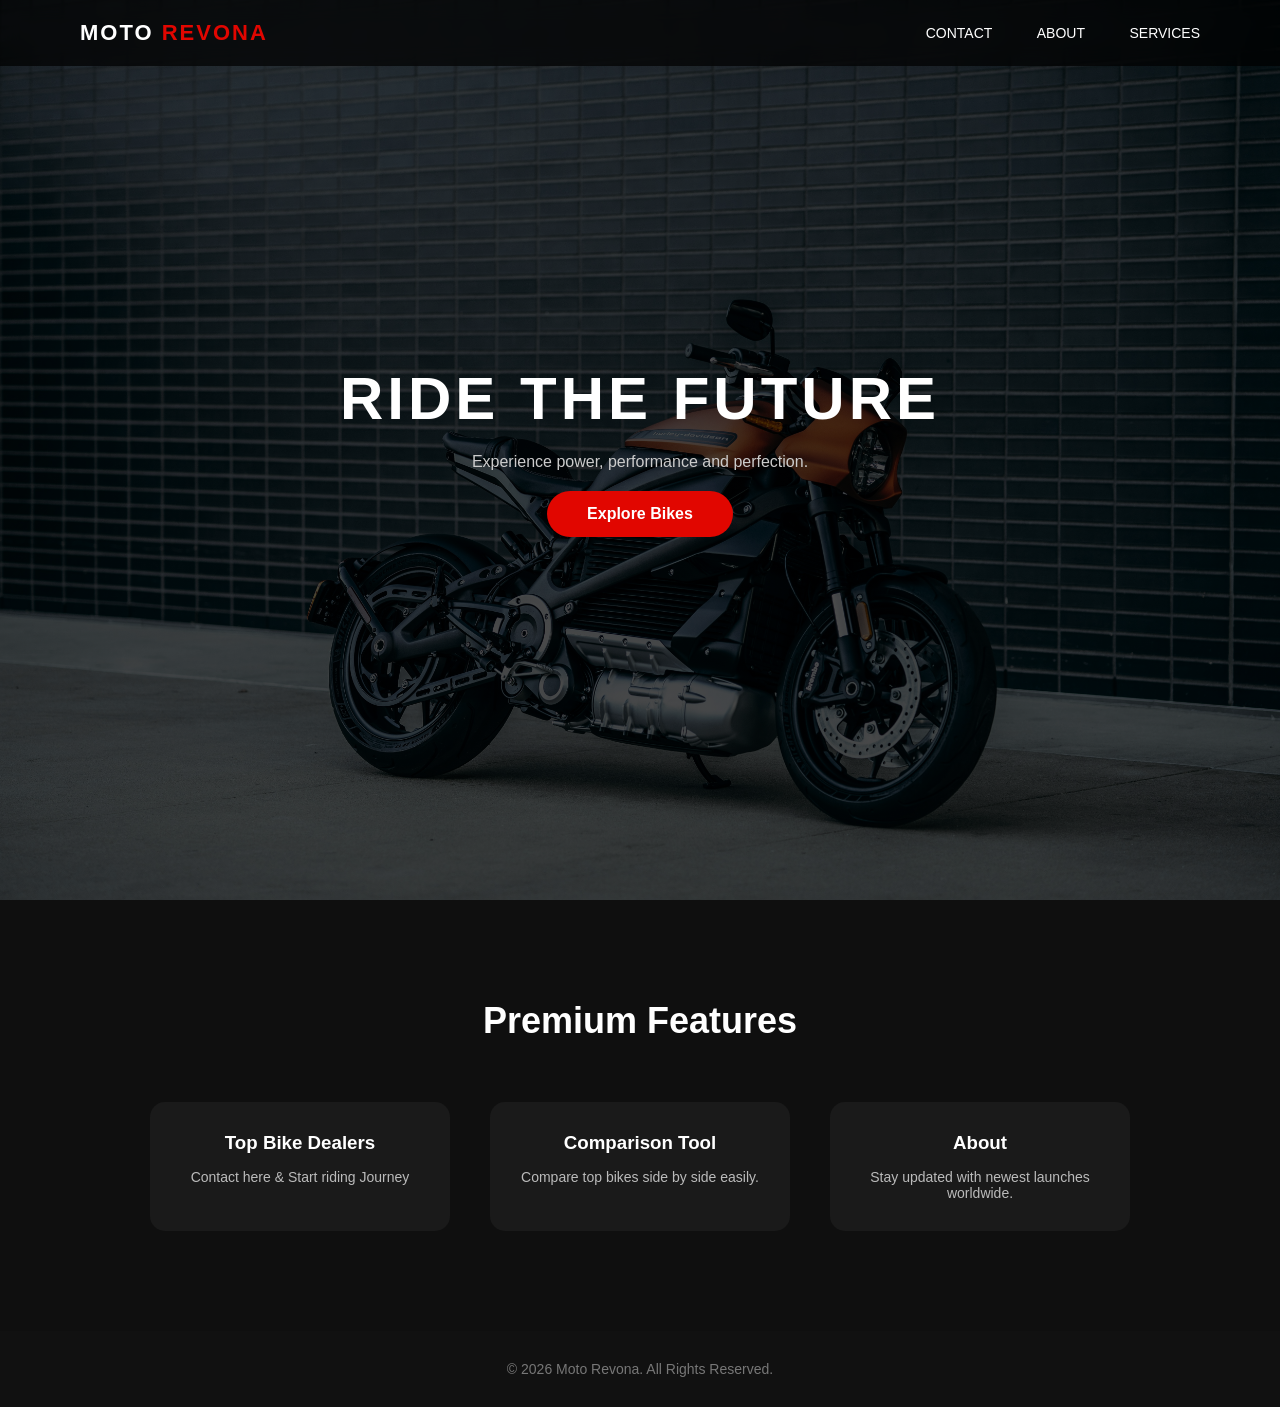
<file: index.html>
<!DOCTYPE html>
<html lang="en">
<head>
    <link rel="stylesheet" href="style1.css">
<meta name="viewport" content="width=device-width, initial-scale=1.0">
<title>Moto Revona</title>
<body>

<header>
    <div class="logo">MOTO <span>REVONA</span></div>
    <nav>
        <a href="CONTACT.HTML">CONTACT</a>
        <a href="about.html">ABOUT</a>
        <a href="services.html">SERVICES</a>
    </nav>
</header>

<section class="hero">
    <div class="hero-content">
        <h1>RIDE THE FUTURE</h1>
        <p>Experience power, performance and perfection.</p>
        <a href="search.html" class="btn">Explore Bikes</a>
    </div>
</section>

<section class="section">
    <h2>Premium Features</h2>
    <div class="cards">
        <div class="card">
            <h3> Top Bike Dealers </h3>
            <p>Contact here & Start riding Journey</p>
        </div>
        <div class="card">
            <h3>Comparison Tool</h3>
            <p>Compare top bikes side by side easily.</p>
        </div>
        <div class="card">
            <h3>About</h3>
            <p>Stay updated with newest launches worldwide.</p>
        </div>
    </div>
</section>

<footer>
    © 2026 Moto Revona. All Rights Reserved.
</footer>

</body>
</html>
</file>
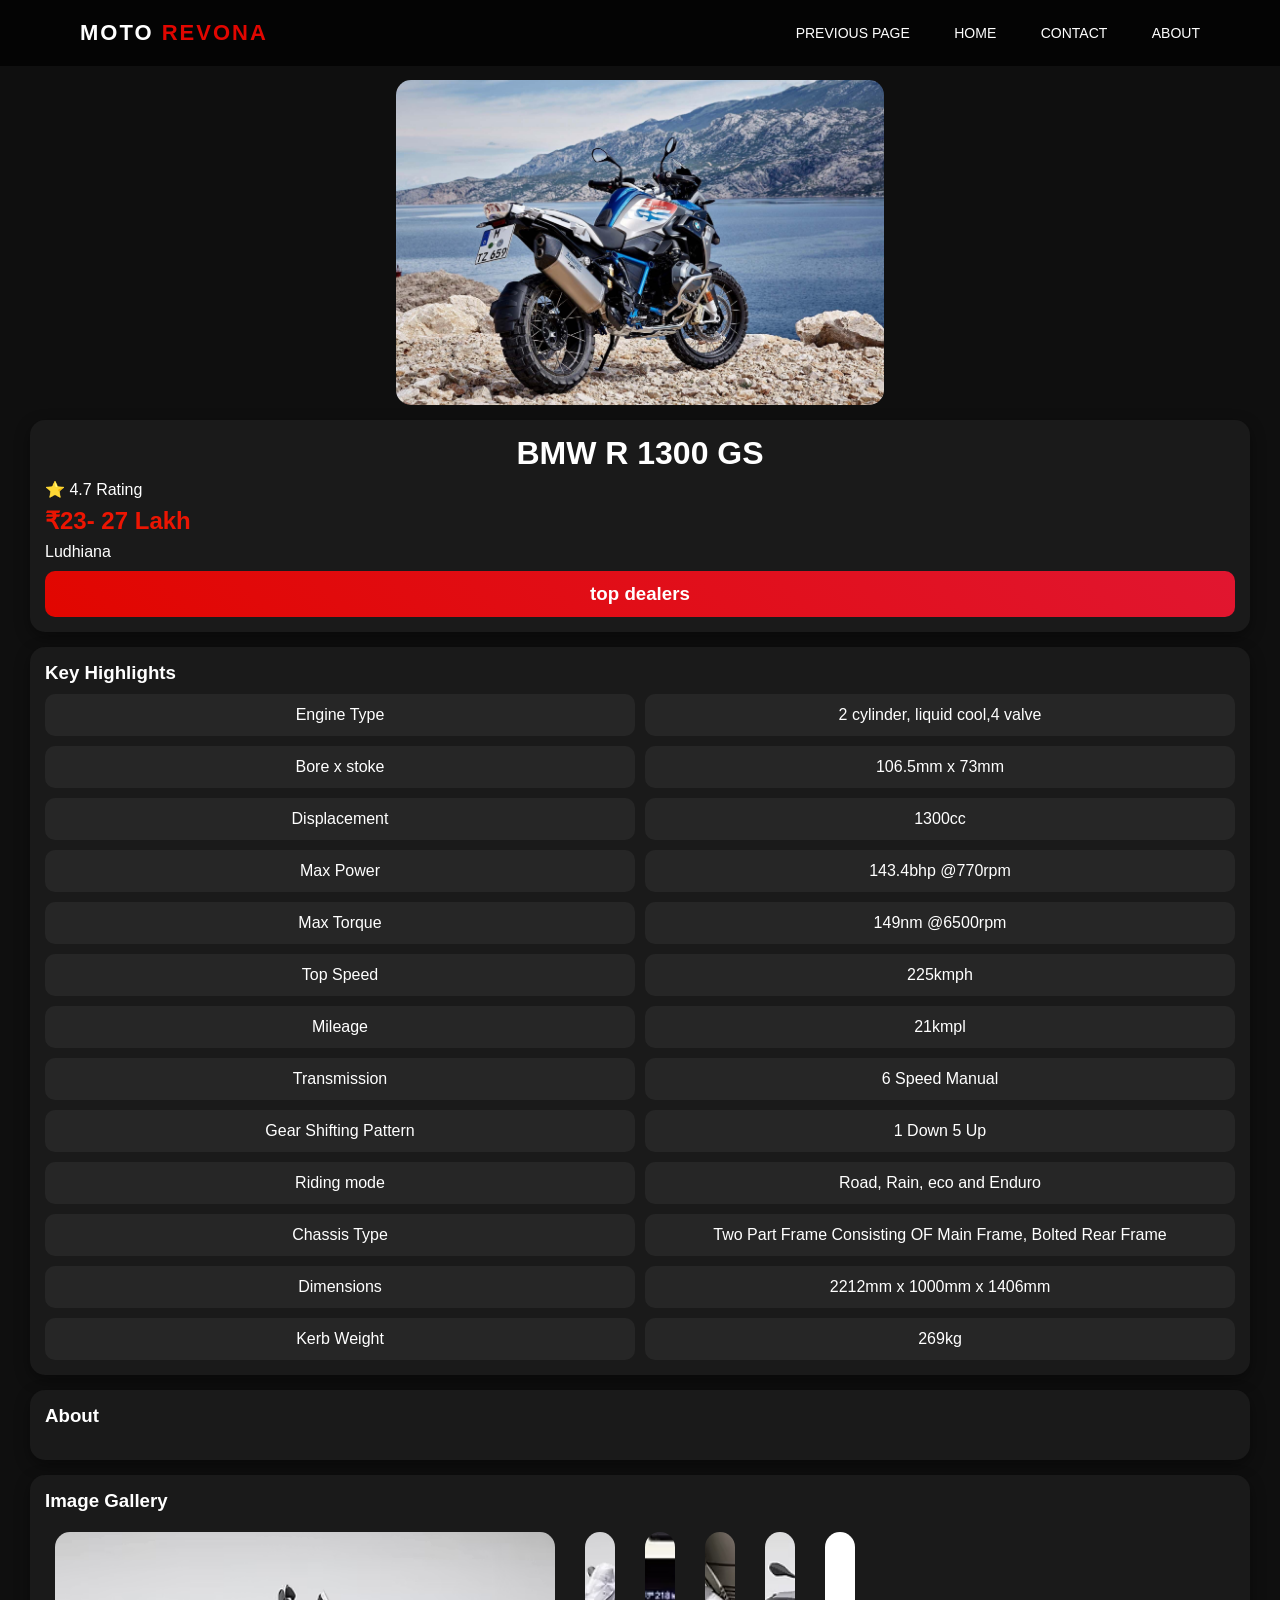
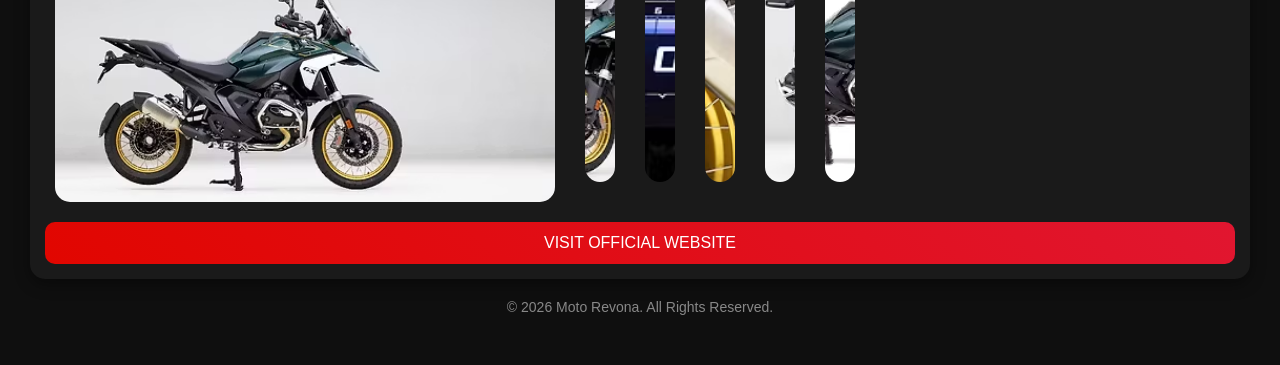
<file: 1300gs.html>
<!DOCTYPE html>
<html lang="en">
<head>
<meta charset="UTF-8">
<meta name="viewport" content="width=device-width, initial-scale=1.0">
<title>BMW R 1300 GS</title>
    <link rel="stylesheet" href="1300gs.css">
</head>
<body>

<header>
 <div class="logo">MOTO <span>REVONA</span></div>
    <nav>
       <a href="search.html">PREVIOUS PAGE</a>
        <a href="index.html">HOME</a>
        <a href="CONTACT.HTML">CONTACT</a>
         <a href="about.html">ABOUT</a>
    </nav>

</header>

<div class="container">

    <div id="phu">
  <img src="1300gs logo.jpg" class="bike-img">
   </div>

  <div class="card">
    <h1 class="name">BMW R 1300 GS</h1>
    <p>⭐ 4.7 Rating</p>
    <p class="price">₹23- 27 Lakh</p>
    <p>Ludhiana</p>
    <button class="button"><a href="https://share.google/77AFYU6FtaGzZWmUB" target="_blank">
  <h3>top dealers</h3></a></button>
  </div>

  <div class="card">
    <h3>Key Highlights</h3>
    <div class="features">
      <div class="feature-box">Engine Type</div>
      <div class="feature-box">2 cylinder, liquid cool,4 valve</div>
      <div class="feature-box">Bore x stoke</div>
      <div class="feature-box">106.5mm x 73mm</div>
      <div class="feature-box">Displacement</div>
      <div class="feature-box">1300cc</div>
      <div class="feature-box">Max Power</div>
      <div class="feature-box">143.4bhp @770rpm</div>
      <div class="feature-box">Max Torque</div>
      <div class="feature-box">149nm @6500rpm</div>
      <div class="feature-box">Top Speed</div>
      <div class="feature-box">225kmph</div>
      <div class="feature-box">Mileage</div>
      <div class="feature-box">21kmpl</div>
      <div class="feature-box">Transmission</div>
      <div class="feature-box">6 Speed Manual</div>
      <div class="feature-box">Gear Shifting Pattern</div>
      <div class="feature-box">1 Down 5 Up</div>
      <div class="feature-box">Riding mode</div>
      <div class="feature-box">Road, Rain, eco and Enduro</div>
      <div class="feature-box">Chassis Type</div>
      <div class="feature-box">Two Part Frame Consisting OF Main Frame, Bolted Rear Frame</div>
      <div class="feature-box">Dimensions</div>
      <div class="feature-box">2212mm x 1000mm x 1406mm</div>
      <div class="feature-box">Kerb Weight</div>
      <div class="feature-box"> 269kg</div>
    </div>
  </div>
  <div class="card">
    <h3>About</h3>
    <pre>

</pre>
  </div>

  <div class="card">
    <h3>Image Gallery</h3>
    <div class="gallery">
      <input type="radio" name="slider" id="radio1" class="hidden" checked>
    <label for="radio1" class="box b1"></label>
     <input type="radio" name="slider" id="radio2" class="hidden" >
    <label for="radio2" class="box b2"></label>
     <input type="radio" name="slider" id="radio3" class="hidden">
    <label for="radio3" class="box b3"></label>
    <input type="radio" name="slider" id="radio4" class="hidden">
    <label for="radio4" class="box b4"></label>
     <input type="radio" name="slider" id="radio5" class="hidden">
    <label for="radio5" class="box b5"></label>
     <input type="radio" name="slider" id="radio6" class="hidden">
    <label for="radio6" class="box b6"></label>
  </div>
  <button class="button"><a href="https://www.bmw-motorrad.in/en/models/adventure/r1300gs.html">VISIT OFFICIAL WEBSITE</a></button>

</div>

<div class="footer">© 2026 Moto Revona. All Rights Reserved.</div>

</body>
</html>
</file>
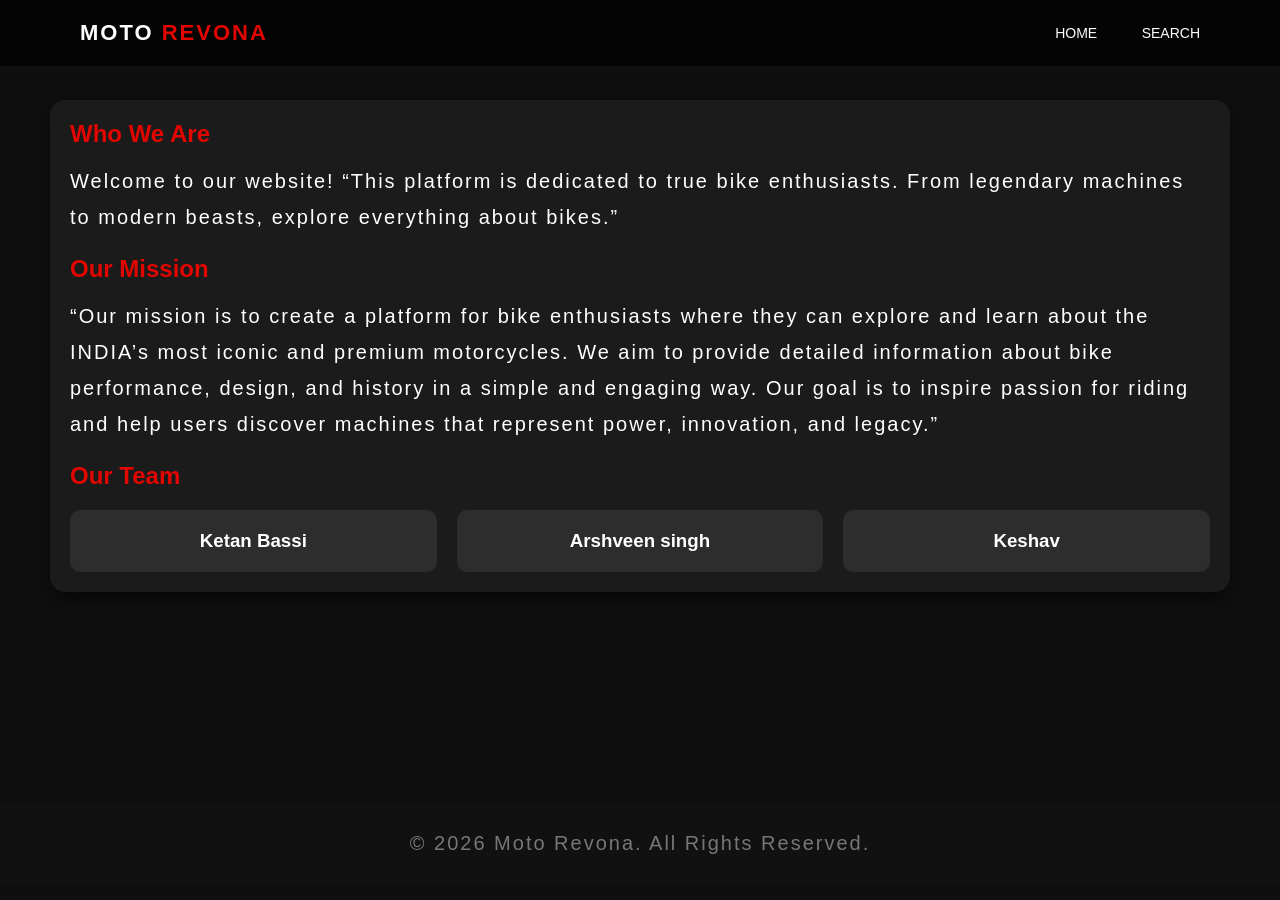
<file: about.html>
<!DOCTYPE html>
<html lang="en">
<head>
  <meta charset="UTF-8">
  <meta name="viewport" content="width=device-width, initial-scale=1.0">
  <title>About Us</title>
  <style>
    *{
      margin:0;
      padding:0;
      box-sizing:border-box;
      font-family: 'Poppins', sans-serif;
    }

   body{
    background:#0f0f0f;
    color:white;
}

 header{
    position:fixed;
    width:100%;
    top:0;
    left:0;
    display:flex;
    justify-content:space-between;
    align-items:center;
    padding:20px 80px;
    background:rgba(0,0,0,0.7);
    backdrop-filter: blur(10px);
    z-index:1000;
}
.logo{
    font-size:22px;
    font-weight:700;
    letter-spacing:2px;
}

.logo span{
    color:#e10600;
}

nav a{
    color:white;
    text-decoration:none;
    margin-left:40px;
    font-size:14px;
    position:relative;
    transition:0.3s;
}

nav a::after{
    content:"";
    position:absolute;
    left:0;
    bottom:-5px;
    width:0%;
    height:2px;
    background:#e10600;
    transition:0.3s;
}

nav a:hover{
    color:#e10600;
}

nav a:hover::after{
    width:100%;
}

    header h1{
      font-size: 40px;
      letter-spacing: 2px;
    }

    .container{
      margin-top: 100px;
      margin-bottom: 210px;
      margin-left: 50px;
      margin-right: 50px;
      padding: 20px;
      background: rgba(255,255,255,0.05);
      border-radius: 15px;
      box-shadow: 0 8px 20px rgba(0,0,0,0.5);
    }

    .container h2{
      margin-bottom: 15px;
      color:#e10600;
    }

    .container p{
      line-height: 1.8;
      margin-bottom: 20px;
    }

    .team{
      display: grid;
      grid-template-columns: repeat(auto-fit, minmax(200px,1fr));
      gap: 20px;
      margin-top: 20px;
    }

    .card{
      background: rgba(255,255,255,0.08);
      padding: 20px;
      border-radius: 10px;
      text-align: center;
      transition: 0.3s;
    }

    .card:hover{
      transform: translateY(-10px);
      background: rgba(255,255,255,0.15);
    }

    .card img{
      width: 80px;
      height: 80px;
      border-radius: 50%;
      margin-bottom: 10px;
    }

    footer{
    background:#111;
    padding:30px;
    text-align:center;
    color:#777;
    font-size:14px;
}

p{
    font-size: 20px;
    letter-spacing: 2px;
}
  </style>
</head>
<body>

<header>
    <div class="logo">MOTO <span>REVONA</span></div>
    <nav>
        <a href="index.html">HOME</a>
         <a href="search.html">SEARCH</a>
    </nav>
</header>

<div class="container">
  <h2>Who We Are</h2>
  <p>
    Welcome to our website! “This platform is dedicated to true bike enthusiasts. From legendary machines to modern beasts, explore everything about bikes.”
  </p>

  <h2>Our Mission</h2>
  <p>
    “Our mission is to create a platform for bike enthusiasts where they can explore and learn about the INDIA’s most iconic and premium motorcycles. We aim to provide detailed information about bike performance, design, and history in a simple and engaging way. Our goal is to inspire passion for riding and help users discover machines that represent power, innovation, and legacy.”
  </p>

  <h2>Our Team</h2>
  <div class="team">
    <div class="card">
      <h3>Ketan Bassi</h3>
    </div>

    <div class="card">
      <h3>Arshveen singh</h3>
    </div>

    <div class="card">
      <h3>Keshav</h3>
    </div>
  </div>
</div>

<footer>
  <p>© 2026 Moto Revona. All Rights Reserved.</p>
</footer>

</body>
</html>
</file>
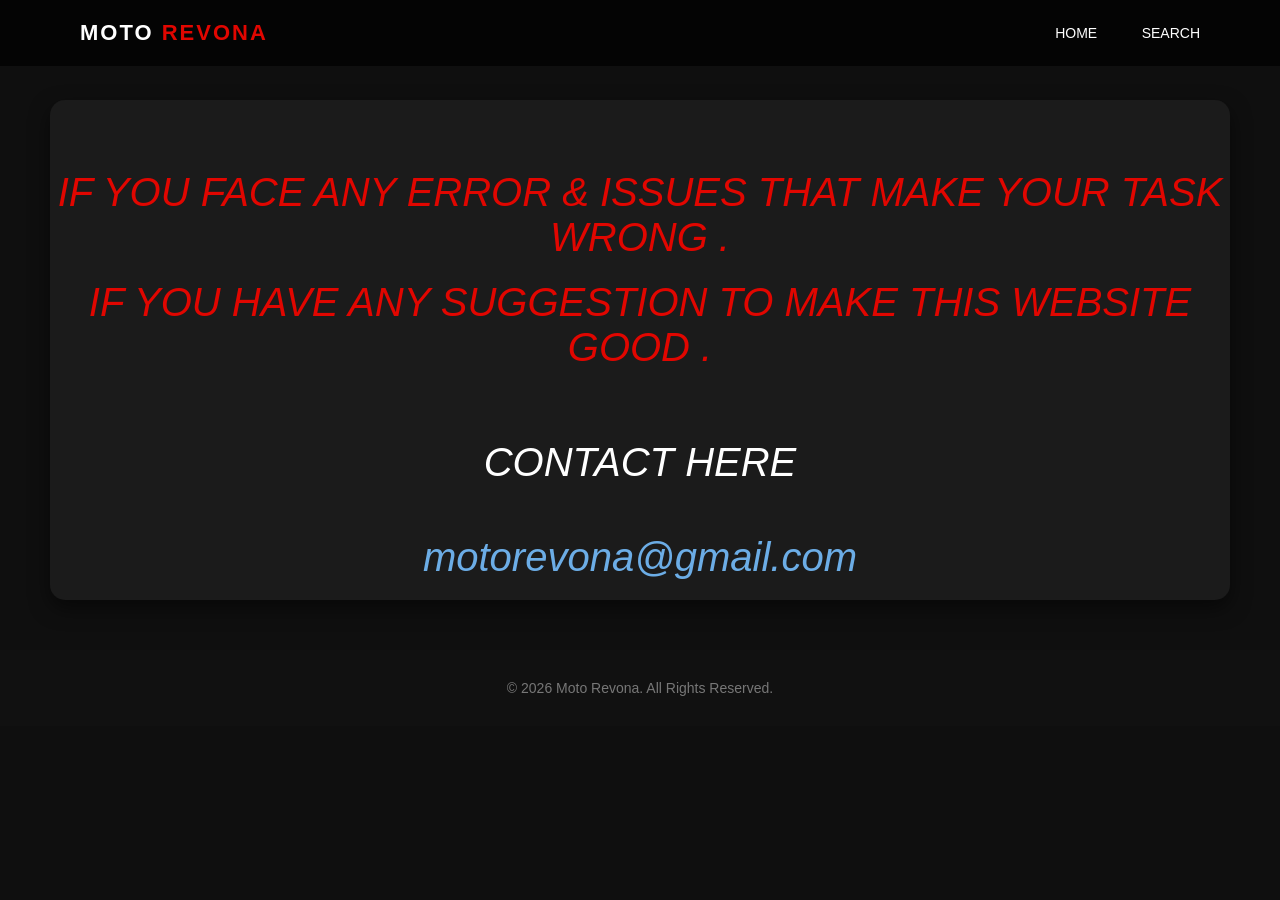
<file: CONTACT.HTML>
<!DOCTYPE html>
<html lang="en">
<head>
  <meta charset="UTF-8" />
  <meta name="viewport" content="width=device-width, initial-scale=1.0" />
  <title>  contact page</title>
  <style>
  *{
      margin:0;
      padding:0;
      box-sizing:border-box;
      font-family: 'Poppins', sans-serif;
    }

   body{
    background:#0f0f0f;
    color:white;
}

 header{
    position:fixed;
    width:100%;
    top:0;
    left:0;
    display:flex;
    justify-content:space-between;
    align-items:center;
    padding:20px 80px;
    background:rgba(0,0,0,0.7);
    backdrop-filter: blur(10px);
    z-index:1000;
}
.logo{
    font-size:22px;
    font-weight:700;
    letter-spacing:2px;
}

.logo span{
    color:#e10600;
}

nav a{
    color:white;
    text-decoration:none;
    margin-left:40px;
    font-size:14px;
    position:relative;
    transition:0.3s;
}

nav a::after{
    content:"";
    position:absolute;
    left:0;
    bottom:-5px;
    width:0%;
    height:2px;
    background:#e10600;
    transition:0.3s;
}

nav a:hover{
    color:#e10600;
}

nav a:hover::after{
    width:100%;
}
#container{
     background: rgba(255,255,255,0.05);
      border-radius: 15px;
      box-shadow: 0 8px 20px rgba(0,0,0,0.5);
    height: 500px;
    margin-top: 100px;
    margin-left: 50px;
    margin-right: 50px;
    margin-bottom: 50px;
    padding-top: 50px;
}
p{
    font-size: 40px;
    color: #e10600;
    font-style: italic;
     text-align: center;
     margin-top: 20px;
}
#contact{
    margin-top: 70px;
    color: white;
}

footer{
    background:#111;
    padding:30px;
    text-align:center;
    color:#777;
    font-size:14px;
    position: relative;

}
a{
    text-decoration: none;
}
#cn{
    color: rgb(108, 173, 230);
    margin-top: 50px;
}

  </style>
  <body>
<header>
    <div class="logo">MOTO <span>REVONA</span></div>
    <nav>
        <a href="index.html">HOME</a>
        <a href="search.html">SEARCH</a>
    </nav>
</header>
<section>
   <div id="container">
<p> IF YOU FACE ANY ERROR & ISSUES THAT MAKE YOUR TASK WRONG . </p>
<P>IF YOU HAVE ANY SUGGESTION TO MAKE THIS WEBSITE GOOD .</P>
<p id="contact">CONTACT HERE</p>
<a href="maitto:motorevona@gmail.com" ><p id="cn">motorevona@gmail.com</p></a>
   </div>
</section>
<footer>
    © 2026 Moto Revona. All Rights Reserved.
</footer>

  </body>
</head>
</file>
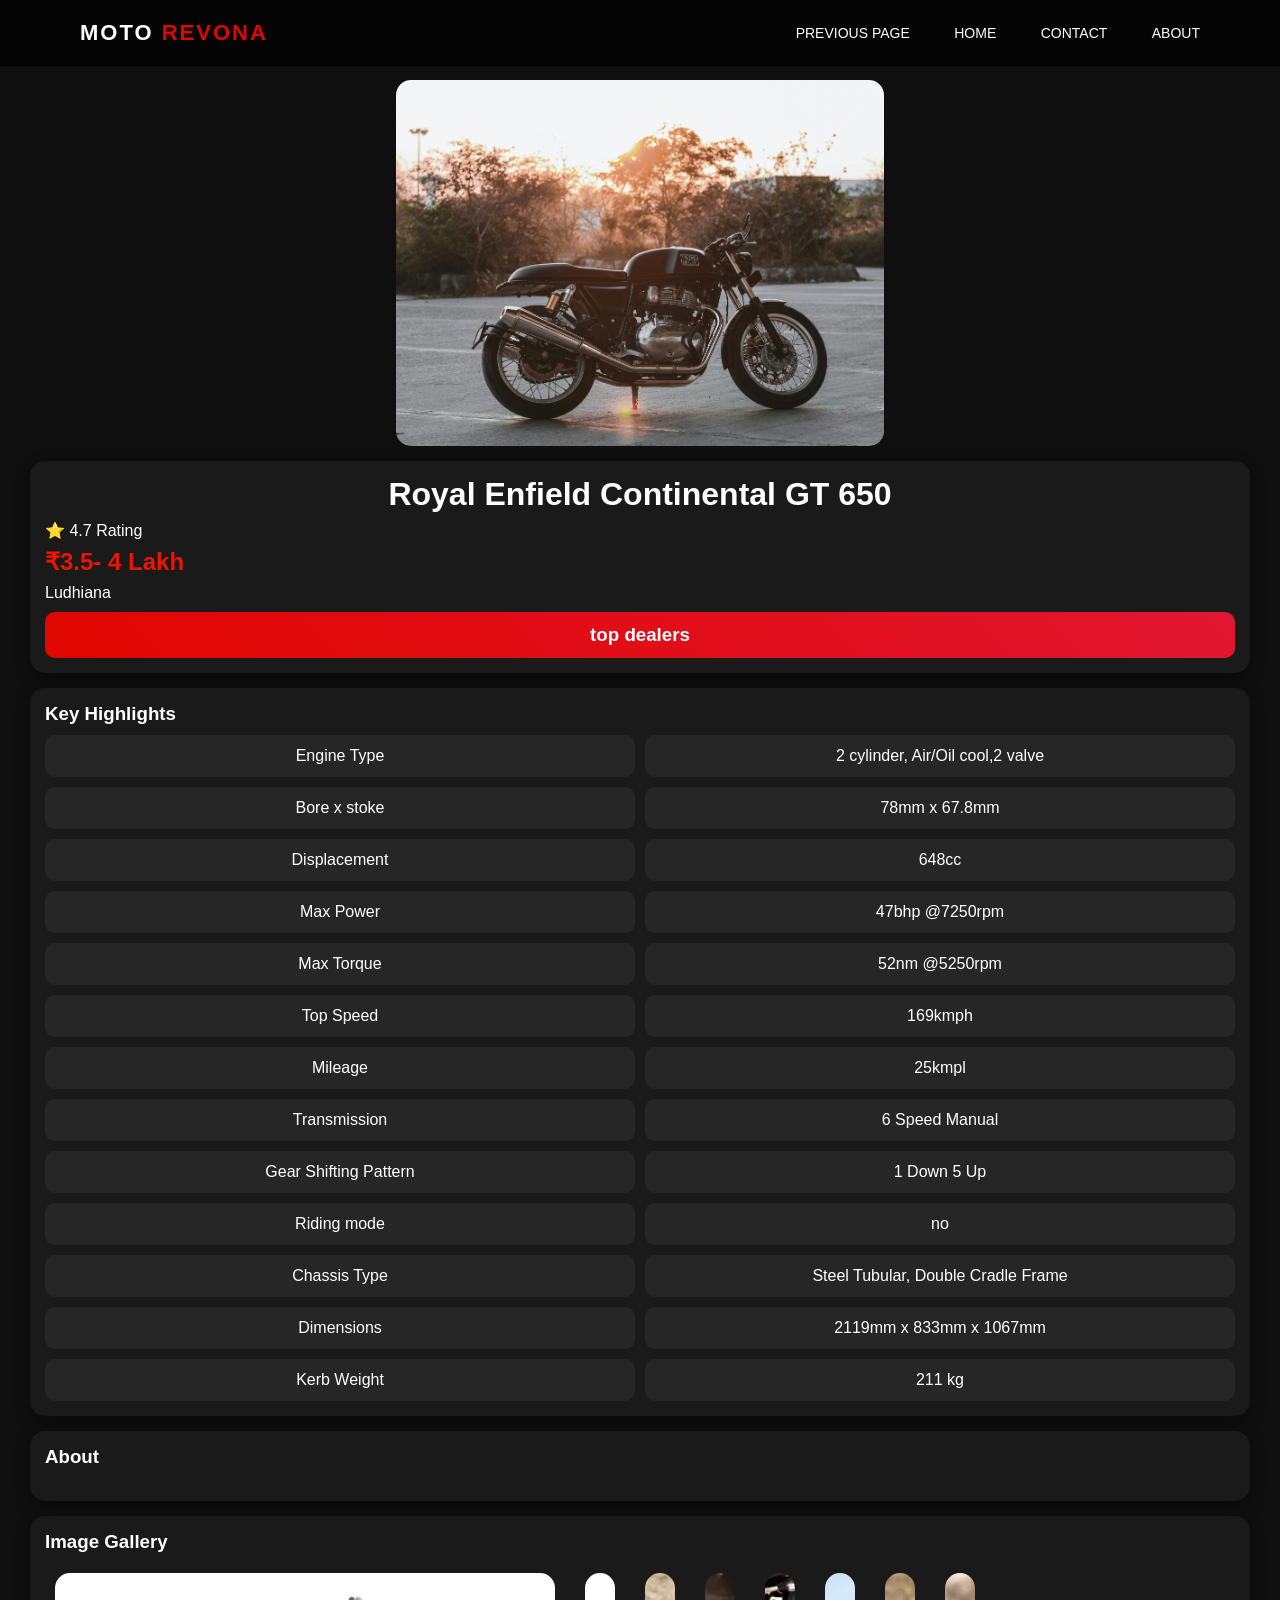
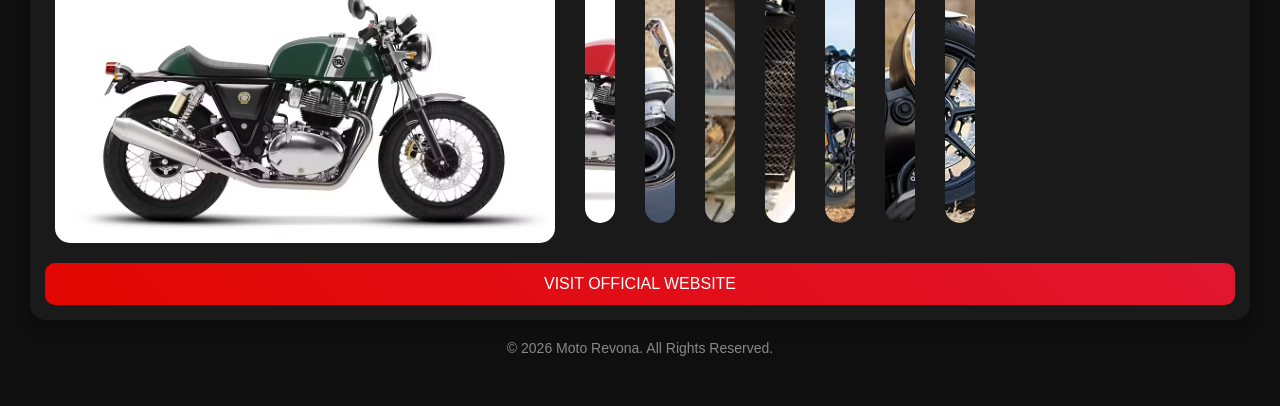
<file: gt.html>
<!DOCTYPE html>
<html lang="en">
<head>
<meta charset="UTF-8">
<meta name="viewport" content="width=device-width, initial-scale=1.0">
<title>Royal Enfield Continental GT 650</title>
    <link rel="stylesheet" href="gt.css">
</head>
<body>

<header>
 <div class="logo">MOTO <span>REVONA</span></div>
    <nav>
       <a href="search.html">PREVIOUS PAGE</a>
        <a href="index.html">HOME</a>
        <a href="CONTACT.HTML">CONTACT</a>
         <a href="about.html">ABOUT</a>
    </nav>

</header>

<div class="container">

    <div id="phu">
  <img src="gt logo.jpg" class="bike-img">
   </div>

  <div class="card">
    <h1 class="name">Royal Enfield Continental GT 650</h1>
    <p>⭐ 4.7 Rating</p>
    <p class="price">₹3.5- 4 Lakh</p>
    <p>Ludhiana</p>
     <button class="button"><a href="https://share.google/aWBUKvLacZFnIzWC0" target="_blank">
  <h3>top dealers</h3>
</a></button>
  </div>

  <div class="card">
    <h3>Key Highlights</h3>
    <div class="features">
      <div class="feature-box">Engine Type</div>
      <div class="feature-box">2 cylinder, Air/Oil cool,2 valve</div>
      <div class="feature-box">Bore x stoke</div>
      <div class="feature-box">78mm x 67.8mm</div>
      <div class="feature-box">Displacement</div>
      <div class="feature-box">648cc</div>
      <div class="feature-box">Max Power</div>
      <div class="feature-box">47bhp @7250rpm</div>
      <div class="feature-box">Max Torque</div>
      <div class="feature-box">52nm @5250rpm</div>
      <div class="feature-box">Top Speed</div>
      <div class="feature-box">169kmph</div>
      <div class="feature-box">Mileage</div>
      <div class="feature-box">25kmpl</div>
      <div class="feature-box">Transmission</div>
      <div class="feature-box">6 Speed Manual</div>
      <div class="feature-box">Gear Shifting Pattern</div>
      <div class="feature-box">1 Down 5 Up</div>
      <div class="feature-box">Riding mode</div>
      <div class="feature-box">no</div>
      <div class="feature-box">Chassis Type</div>
      <div class="feature-box">Steel Tubular, Double Cradle Frame</div>
      <div class="feature-box">Dimensions</div>
      <div class="feature-box">2119mm x 833mm x 1067mm</div>
      <div class="feature-box">Kerb Weight</div>
      <div class="feature-box">211 kg</div>
    </div>
  </div>
  <div class="card">
    <h3>About</h3>
    <pre>

</pre>
  </div>

  <div class="card">
    <h3>Image Gallery</h3>
    <div class="gallery">
      <input type="radio" name="slider" id="radio1" class="hidden" checked>
    <label for="radio1" class="box b1"></label>
     <input type="radio" name="slider" id="radio2" class="hidden" >
    <label for="radio2" class="box b2"></label>
     <input type="radio" name="slider" id="radio3" class="hidden">
    <label for="radio3" class="box b3"></label>
    <input type="radio" name="slider" id="radio4" class="hidden">
    <label for="radio4" class="box b4"></label>
     <input type="radio" name="slider" id="radio5" class="hidden">
    <label for="radio5" class="box b5"></label>
     <input type="radio" name="slider" id="radio6" class="hidden">
    <label for="radio6" class="box b6"></label>
     <input type="radio" name="slider" id="radio7" class="hidden">
    <label for="radio7" class="box b7"></label>
     <input type="radio" name="slider" id="radio8" class="hidden">
    <label for="radio8" class="box b8"></label>
  </div>
  <button class="button"><a href="https://www.royalenfield.com/in/en/motorcycles/continental-gt/">VISIT OFFICIAL WEBSITE</a></button>

</div>

<div class="footer">© 2026 Moto Revona. All Rights Reserved.</div>

</body>
</html>
</file>
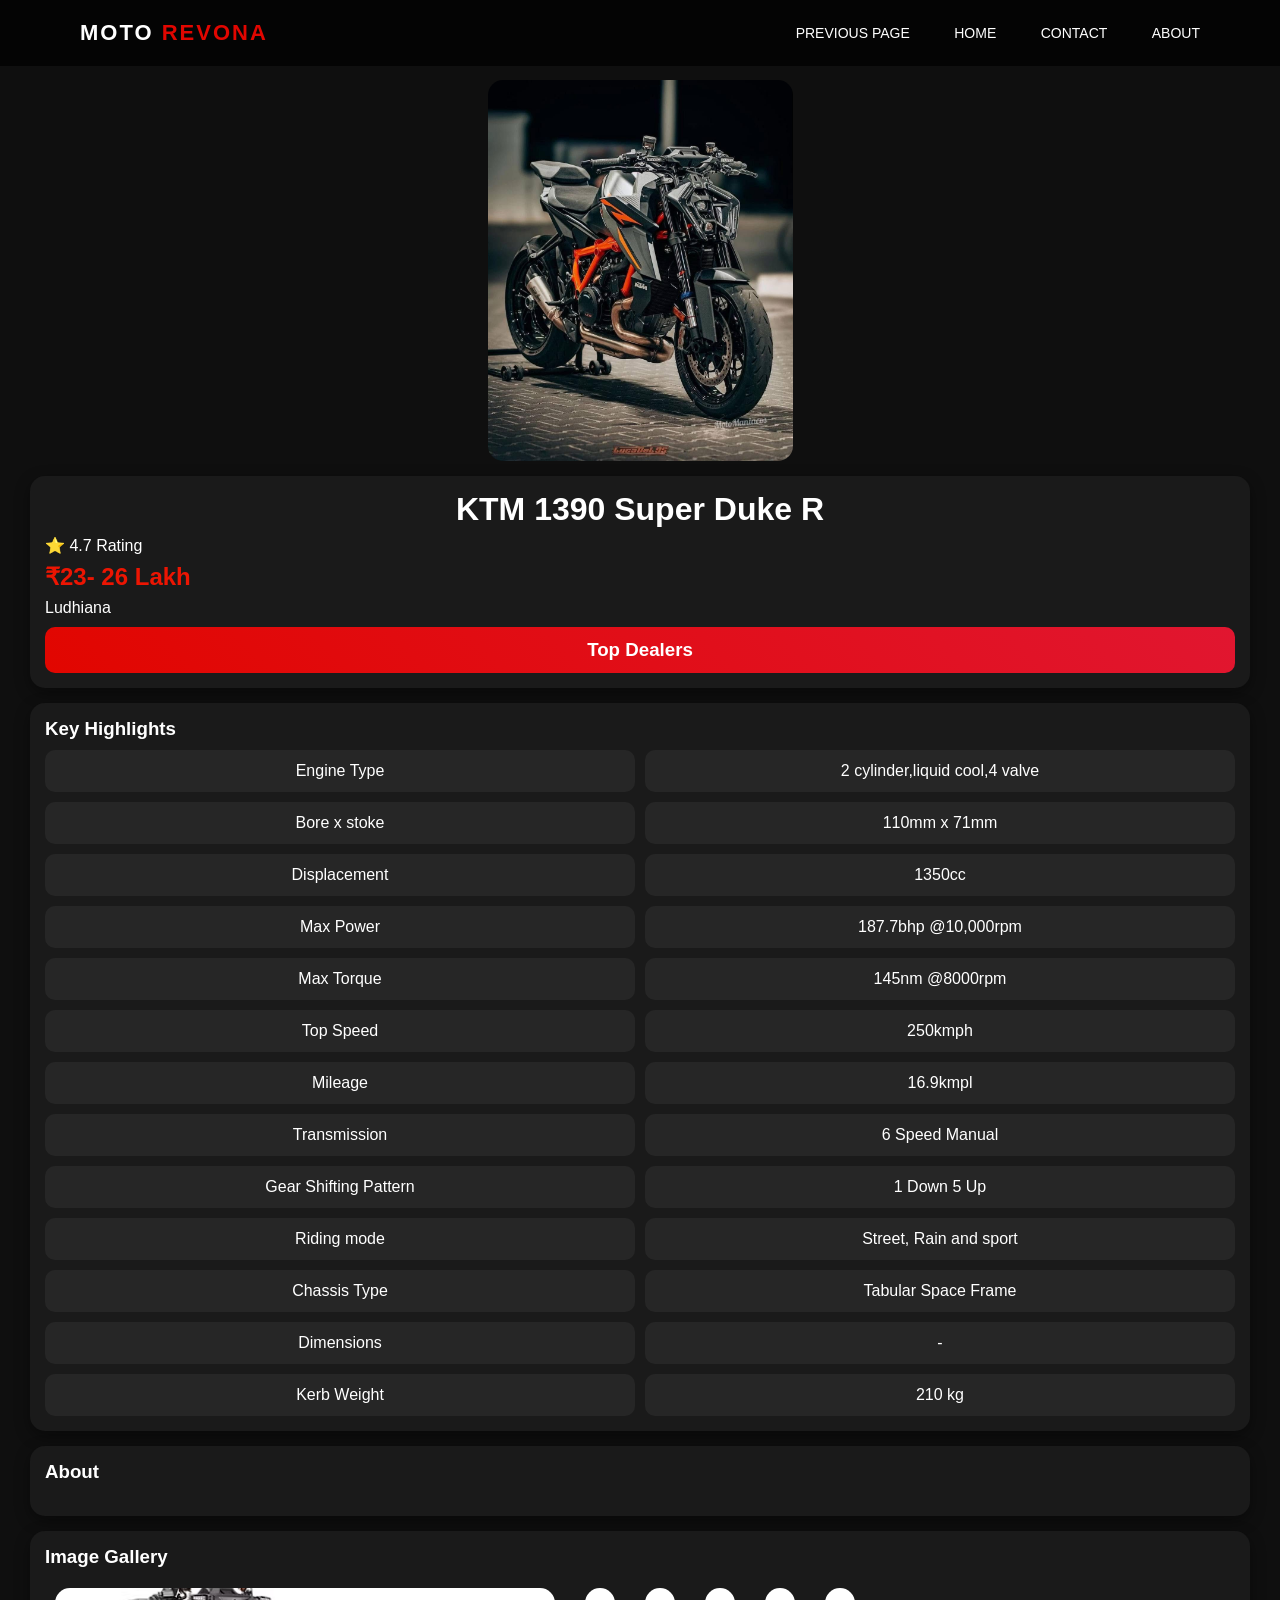
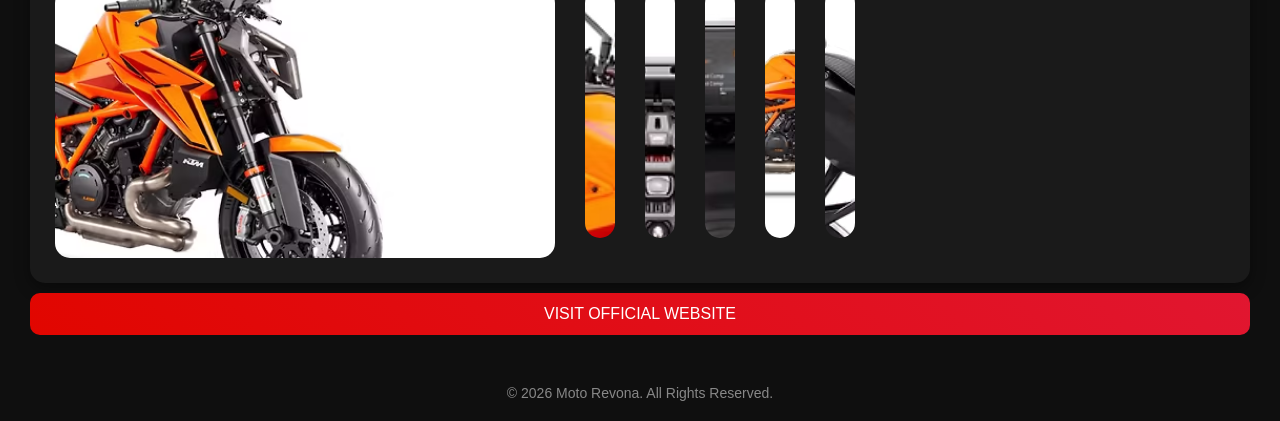
<file: KTM.html>
<!DOCTYPE html>
<html lang="en">
<head>
<meta charset="UTF-8">
<meta name="viewport" content="width=device-width, initial-scale=1.0">
<title>KTM 1390 Super Duke R</title>
    <link rel="stylesheet" href="KTM.css">
</head>
<body>

<header>
 <div class="logo">MOTO <span>REVONA</span></div>
    <nav>
       <a href="search.html">PREVIOUS PAGE</a>
        <a href="index.html">HOME</a>
        <a href="CONTACT.HTML">CONTACT</a>
         <a href="about.html">ABOUT</a>
    </nav>

</header>

<div class="container">

    <div id="phu">
  <img src="ktm logo3.jpg" class="bike-img">
   </div>

  <div class="card">
    <h1 class="name">KTM 1390 Super Duke R</h1>
    <p>⭐ 4.7 Rating</p>
    <p class="price">₹23- 26 Lakh</p>
    <p>Ludhiana</p>
     <button class="button"><a href="https://share.google/twlRTxTOmxGalrT0m" target="_blank">
  <h3>Top Dealers</h3>
</a></button>
  </div>

  <div class="card">
    <h3>Key Highlights</h3>
    <div class="features">
      <div class="feature-box">Engine Type</div>
      <div class="feature-box">2 cylinder,liquid cool,4 valve</div>
      <div class="feature-box">Bore x stoke</div>
      <div class="feature-box">110mm x 71mm</div>
      <div class="feature-box">Displacement</div>
      <div class="feature-box">1350cc</div>
      <div class="feature-box">Max Power</div>
      <div class="feature-box">187.7bhp @10,000rpm</div>
      <div class="feature-box">Max Torque</div>
      <div class="feature-box">145nm @8000rpm</div>
      <div class="feature-box">Top Speed</div>
      <div class="feature-box">250kmph</div>
      <div class="feature-box">Mileage</div>
      <div class="feature-box">16.9kmpl</div>
      <div class="feature-box">Transmission</div>
      <div class="feature-box">6 Speed Manual</div>
      <div class="feature-box">Gear Shifting Pattern</div>
      <div class="feature-box">1 Down 5 Up</div>
      <div class="feature-box">Riding mode</div>
      <div class="feature-box">Street, Rain and sport</div>
      <div class="feature-box">Chassis Type</div>
      <div class="feature-box">Tabular Space Frame</div>
      <div class="feature-box">Dimensions</div>
      <div class="feature-box">-</div>
      <div class="feature-box">Kerb Weight</div>
      <div class="feature-box">210 kg</div>
    </div>
  </div>
  <div class="card">
    <h3>About</h3>
    <pre>

</pre>
  </div>

  <div class="card">
    <h3>Image Gallery</h3>
    <div class="gallery">
      <input type="radio" name="slider" id="radio1" class="hidden" checked>
    <label for="radio1" class="box b1"></label>
     <input type="radio" name="slider" id="radio2" class="hidden" >
    <label for="radio2" class="box b2"></label>
     <input type="radio" name="slider" id="radio3" class="hidden">
    <label for="radio3" class="box b3"></label>
    <input type="radio" name="slider" id="radio4" class="hidden">
    <label for="radio4" class="box b4"></label>
     <input type="radio" name="slider" id="radio5" class="hidden" >
    <label for="radio5" class="box b5"></label>
     <input type="radio" name="slider" id="radio6" class="hidden">
    <label for="radio6" class="box b6"></label>
    </div>
  </div>
  <button class="button"><a href="https://www.ktmindia.com/ktm-bikes/naked-bike/ktm-1390-super-duke-r">VISIT OFFICIAL WEBSITE</a></button>

</div>

<div class="footer">© 2026 Moto Revona. All Rights Reserved.</div>

</body>
</html>
</file>
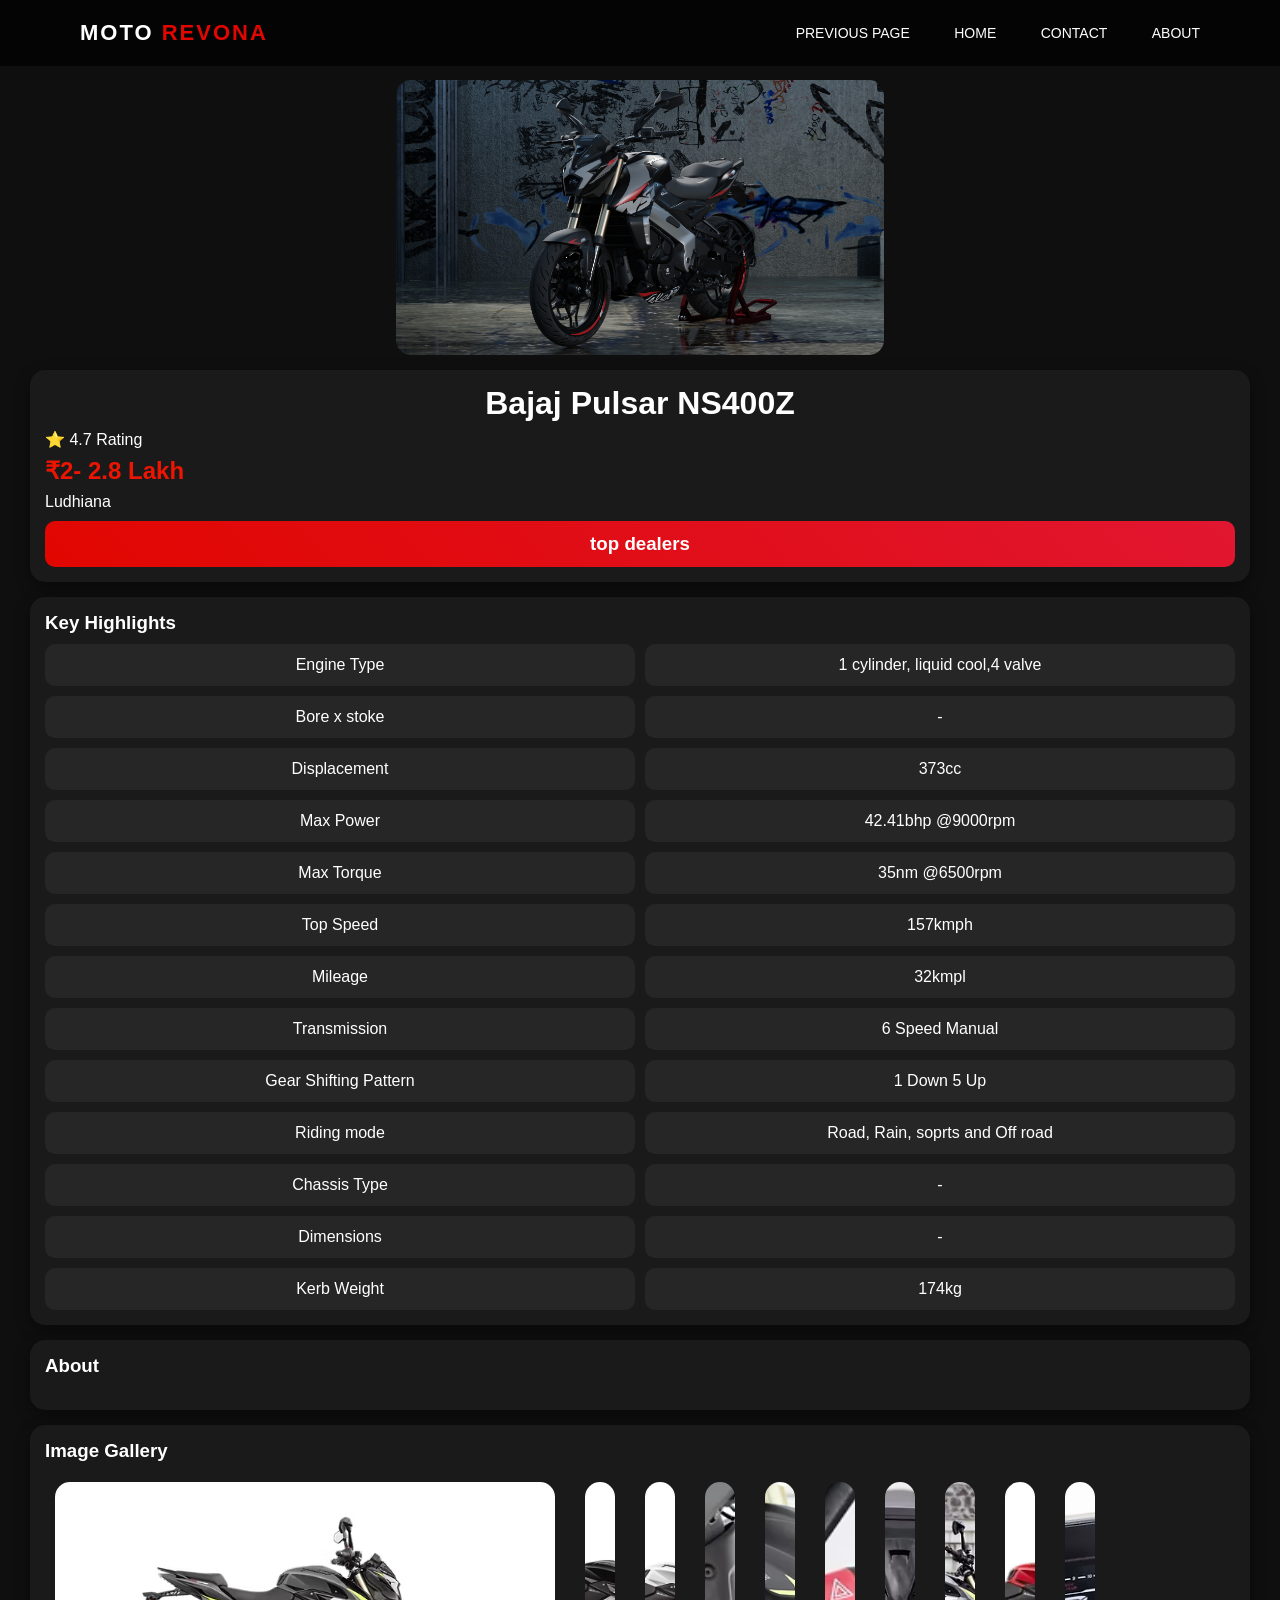
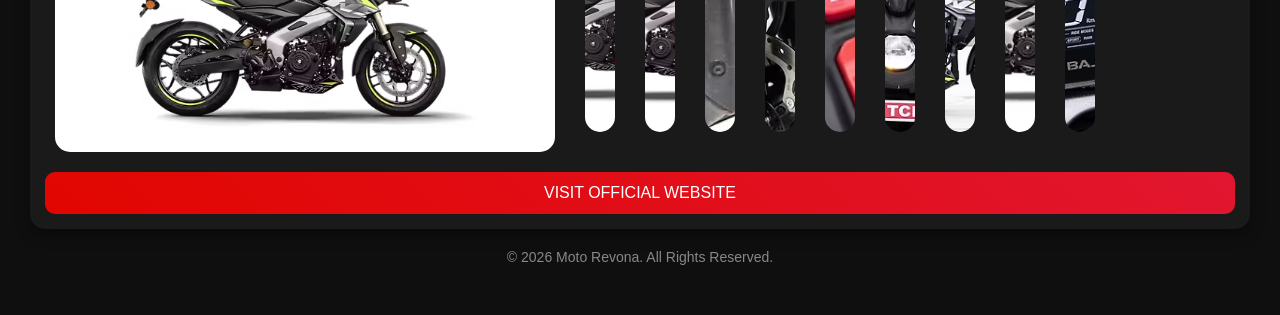
<file: ns400.html>
<!DOCTYPE html>
<html lang="en">
<head>
<meta charset="UTF-8">
<meta name="viewport" content="width=device-width, initial-scale=1.0">
<title>Bajaj Pulsar NS400Z</title>
    <link rel="stylesheet" href="ns400.css">
</head>
<body>

<header>
 <div class="logo">MOTO <span>REVONA</span></div>
    <nav>
       <a href="search.html">PREVIOUS PAGE</a>
        <a href="index.html">HOME</a>
        <a href="CONTACT.HTML">CONTACT</a>
         <a href="about.html">ABOUT</a>
    </nav>

</header>

<div class="container">

    <div id="phu">
  <img src="ns400z logo.jpg" class="bike-img">
   </div>

  <div class="card">
    <h1 class="name">Bajaj Pulsar NS400Z</h1>
    <p>⭐ 4.7 Rating</p>
    <p class="price">₹2- 2.8 Lakh</p>
    <p>Ludhiana</p>
    <button class="button"><a href="https://share.google/1XE6BxQzVSXpNjWng" target="_blank">
  <h3>top dealers</h3>
</a></button>
  </div>

  <div class="card">
    <h3>Key Highlights</h3>
    <div class="features">
      <div class="feature-box">Engine Type</div>
      <div class="feature-box">1 cylinder, liquid cool,4 valve</div>
      <div class="feature-box">Bore x stoke</div>
      <div class="feature-box">-</div>
      <div class="feature-box">Displacement</div>
      <div class="feature-box">373cc</div>
      <div class="feature-box">Max Power</div>
      <div class="feature-box">42.41bhp @9000rpm</div>
      <div class="feature-box">Max Torque</div>
      <div class="feature-box">35nm @6500rpm</div>
      <div class="feature-box">Top Speed</div>
      <div class="feature-box">157kmph</div>
      <div class="feature-box">Mileage</div>
      <div class="feature-box">32kmpl</div>
      <div class="feature-box">Transmission</div>
      <div class="feature-box">6 Speed Manual</div>
      <div class="feature-box">Gear Shifting Pattern</div>
      <div class="feature-box">1 Down 5 Up</div>
      <div class="feature-box">Riding mode</div>
      <div class="feature-box">Road, Rain, soprts and Off road</div>
      <div class="feature-box">Chassis Type</div>
      <div class="feature-box">-</div>
      <div class="feature-box">Dimensions</div>
      <div class="feature-box">-</div>
      <div class="feature-box">Kerb Weight</div>
      <div class="feature-box"> 174kg</div>
    </div>
  </div>
  <div class="card">
    <h3>About</h3>
    <pre>

</pre>
  </div>

  <div class="card">
    <h3>Image Gallery</h3>
    <div class="gallery">
      <input type="radio" name="slider" id="radio1" class="hidden" checked>
    <label for="radio1" class="box b1"></label>
     <input type="radio" name="slider" id="radio2" class="hidden" >
    <label for="radio2" class="box b2"></label>
     <input type="radio" name="slider" id="radio3" class="hidden">
    <label for="radio3" class="box b3"></label>
    <input type="radio" name="slider" id="radio4" class="hidden">
    <label for="radio4" class="box b4"></label>
     <input type="radio" name="slider" id="radio5" class="hidden">
    <label for="radio5" class="box b5"></label>
     <input type="radio" name="slider" id="radio6" class="hidden">
    <label for="radio6" class="box b6"></label>
     <input type="radio" name="slider" id="radio7" class="hidden">
    <label for="radio7" class="box b7"></label>
     <input type="radio" name="slider" id="radio8" class="hidden">
    <label for="radio8" class="box b8"></label>
     <input type="radio" name="slider" id="radio9" class="hidden">
    <label for="radio9" class="box b9"></label>
     <input type="radio" name="slider" id="radio10" class="hidden">
    <label for="radio10" class="box b10"></label>
  </div>
  <button class="button"><a href="https://www.bajajauto.com">VISIT OFFICIAL WEBSITE</a></button>

</div>

<div class="footer">© 2026 Moto Revona. All Rights Reserved.</div>

</body>
</html>
</file>
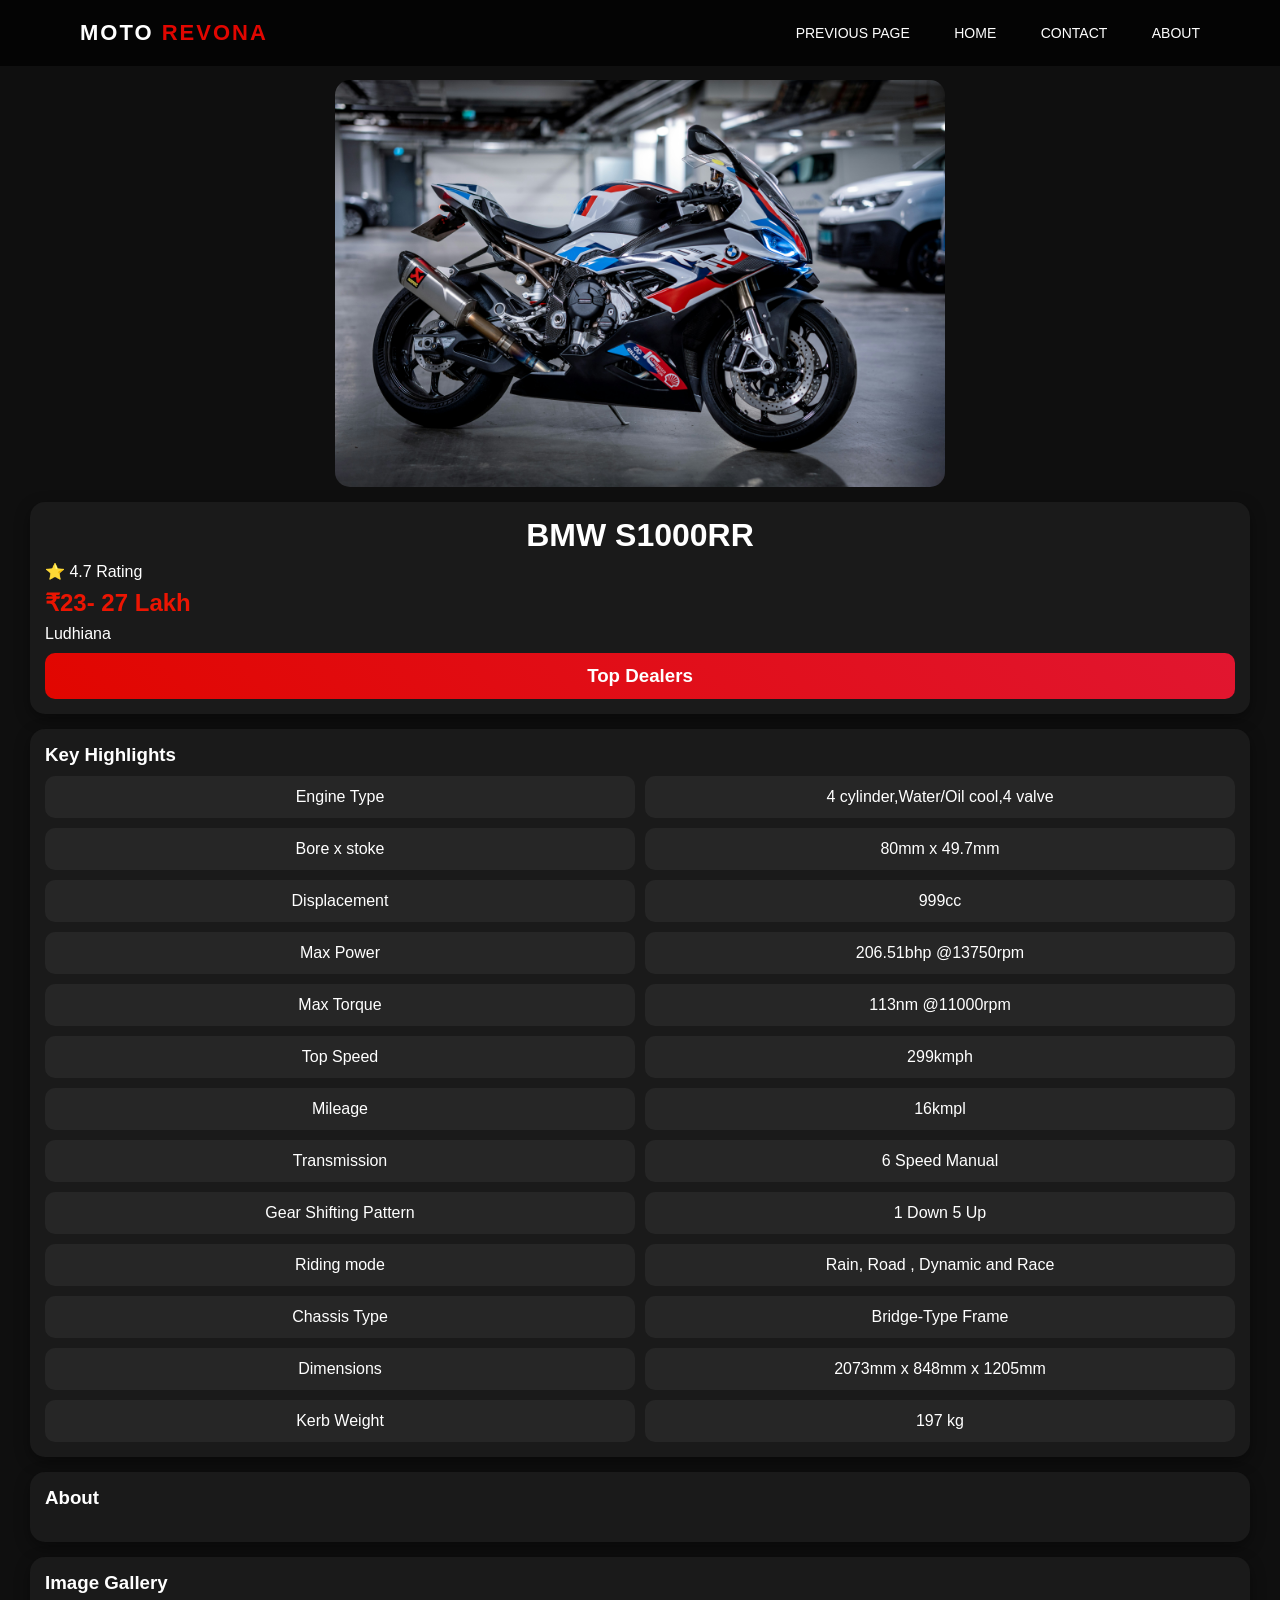
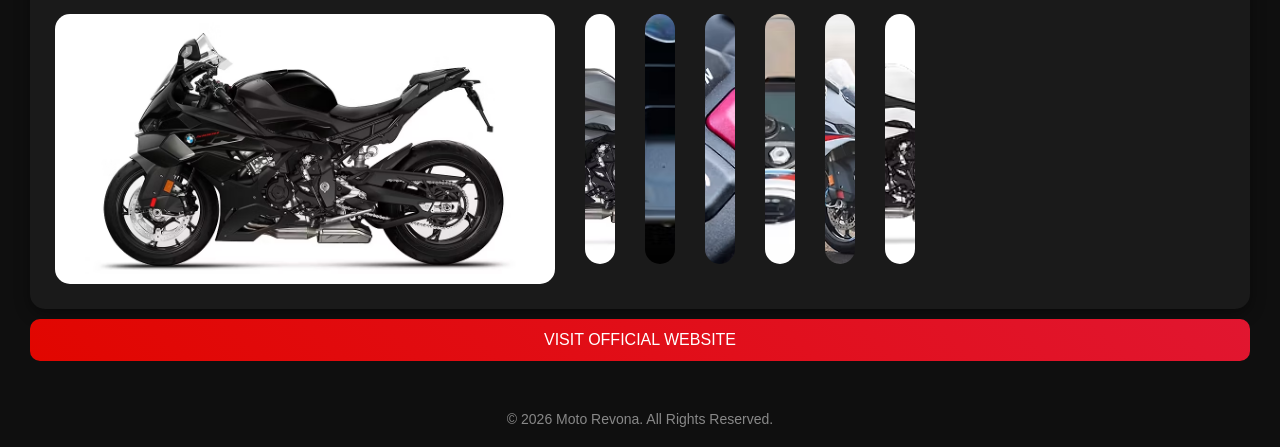
<file: s1000.html>
<!DOCTYPE html>
<html lang="en">
<head>
<meta charset="UTF-8">
<meta name="viewport" content="width=device-width, initial-scale=1.0">
<title>bmw s1000rr</title>
    <link rel="stylesheet" href="s1000.css">
</head>
<body>

<header>
 <div class="logo">MOTO <span>REVONA</span></div>
    <nav>
       <a href="search.html">PREVIOUS PAGE</a>
        <a href="index.html">HOME</a>
        <a href="CONTACT.HTML">CONTACT</a>
         <a href="about.html">ABOUT</a>
    </nav>

</header>

<div class="container">

    <div id="phu">
  <img src="s1000rr logo.jpg" class="bike-img">
   </div>

  <div class="card">
    <h1 class="name">BMW S1000RR</h1>
    <p>⭐ 4.7 Rating</p>
    <p class="price">₹23- 27 Lakh</p>
    <p>Ludhiana</p>
     <button class="button"><a href="https://share.google/77AFYU6FtaGzZWmUB" target="_blank">
  <h3>Top Dealers</h3>
</a></button>
  </div>

  <div class="card">
    <h3>Key Highlights</h3>
    <div class="features">
      <div class="feature-box">Engine Type</div>
      <div class="feature-box">4 cylinder,Water/Oil cool,4 valve</div>
      <div class="feature-box">Bore x stoke</div>
      <div class="feature-box">80mm x 49.7mm</div>
      <div class="feature-box">Displacement</div>
      <div class="feature-box">999cc</div>
      <div class="feature-box">Max Power</div>
      <div class="feature-box">206.51bhp @13750rpm</div>
      <div class="feature-box">Max Torque</div>
      <div class="feature-box">113nm @11000rpm</div>
      <div class="feature-box">Top Speed</div>
      <div class="feature-box">299kmph</div>
      <div class="feature-box">Mileage</div>
      <div class="feature-box">16kmpl</div>
      <div class="feature-box">Transmission</div>
      <div class="feature-box">6 Speed Manual</div>
      <div class="feature-box">Gear Shifting Pattern</div>
      <div class="feature-box">1 Down 5 Up</div>
      <div class="feature-box">Riding mode</div>
      <div class="feature-box">Rain, Road , Dynamic and Race</div>
      <div class="feature-box">Chassis Type</div>
      <div class="feature-box">Bridge-Type Frame</div>
      <div class="feature-box">Dimensions</div>
      <div class="feature-box">2073mm x 848mm x 1205mm</div>
      <div class="feature-box">Kerb Weight</div>
      <div class="feature-box">197 kg</div>
    </div>
  </div>
  <div class="card">
    <h3>About</h3>
    <pre>

</pre>
  </div>

  <div class="card">
    <h3>Image Gallery</h3>
    <div class="gallery">
      <input type="radio" name="slider" id="radio1" class="hidden" checked>
    <label for="radio1" class="box b1"></label>
     <input type="radio" name="slider" id="radio2" class="hidden" >
    <label for="radio2" class="box b2"></label>
     <input type="radio" name="slider" id="radio3" class="hidden">
    <label for="radio3" class="box b3"></label>
    <input type="radio" name="slider" id="radio4" class="hidden">
    <label for="radio4" class="box b4"></label>
     <input type="radio" name="slider" id="radio5" class="hidden" >
    <label for="radio5" class="box b5"></label>
     <input type="radio" name="slider" id="radio6" class="hidden">
    <label for="radio6" class="box b6"></label>
      <input type="radio" name="slider" id="radio7" class="hidden" >
    <label for="radio7" class="box b7"></label>
    </div>
  </div>
  <button class="button"><a href="https://www.bmw-motorrad.in/en/models/sport/s1000rr.html">VISIT OFFICIAL WEBSITE</a></button>

</div>

<div class="footer">© 2026 Moto Revona. All Rights Reserved.</div>

</body>
</html>
</file>
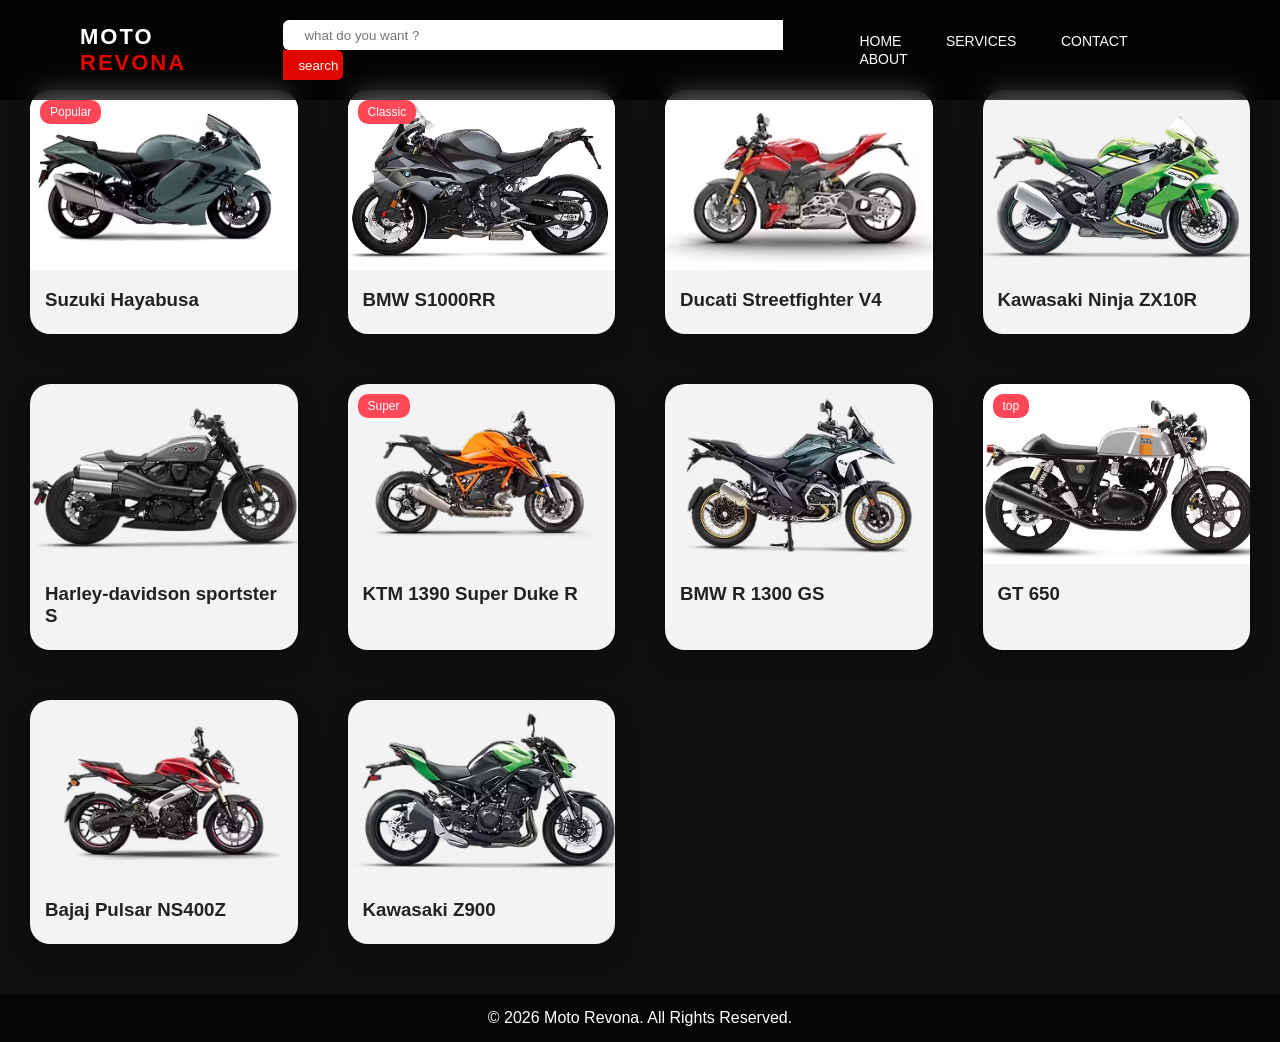
<file: search.html>
<!DOCTYPE html>
<html lang="en">
<head>
  <meta charset="UTF-8">
  <meta name="viewport" content="width=device-width, initial-scale=1.0">
  <title>search working</title>
  <link rel="stylesheet" href="search.css">
</head>
<body>

<header>
  <div class="logo">MOTO <span>REVONA</span></div>
  <form onsubmit="return false;">
    <input type="text" name="" placeholder="   what do you want ?" id="myinput">
    <input type="submit" value="search">
  </form>
    <nav>
        <a href="index.html">HOME</a>
        <a href="services.html">SERVICES</a>
        <a href="CONTACT.HTML">CONTACT</a>
        <a href="about.html">ABOUT</a>
    </nav>
</header>

<div class="container">

  <div class="bike-card">
     <a href="SUZUKU.HTML">
    <div class="tag">Popular</div>
    <img   src="h6.avif">
    <div  class="bike-info"><h3>Suzuki Hayabusa</h3></div>
    </a>
  </div>

  <div class="bike-card">
     <a href="s1000.html">
      <div class="tag">Classic</div>
    <img src="s1000.avif">
    <div class="bike-info"><h3>BMW S1000RR</h3></div>
    </a>
  </div>

  <div class="bike-card">
     <a href="ducati.html">
    <img src="st1.avif">
    <div class="bike-info"><h3>Ducati Streetfighter V4</h3></div>
    </a>
  </div>

  <div class="bike-card">
    <a href="ninja.html">
    <img src="ninja-zx-10r-right-side-view-2.avif">
    <div class="bike-info"><h3>Kawasaki Ninja ZX10R</h3></div>
    </a>
  </div>

  <div class="bike-card">
     <a href="sporster.html">
    <img src="sportster-s-right-side-view-15.avif">
    <div class="bike-info"><h3>Harley-davidson sportster S</h3></div>
    </a>
  </div>

  <div class="bike-card">
  <a href="KTM.html">
    <div class="tag">Super</div>
    <img src="super duke logo.avif">
    <div class="bike-info"><h3>KTM 1390 Super Duke R</h3></div>
  </a>
</div>

  <div class="bike-card">
        <a href="1300gs.html">
    <img src="bmw gs logo.avif">
    <div class="bike-info"><h3>BMW R 1300 GS</h3></div>
    </a>
  </div>

  <div class="bike-card">
    <a href="gt.html">
    <div class="tag">top</div>
    <img src="gt logo.avif">
    <div class="bike-info"><h3>GT 650</h3></div>
    </a>
  </div>

  <div class="bike-card">
    <a href="ns400.html">
          <img src="ns logo.avif">
    <div class="bike-info"><h3>Bajaj Pulsar NS400Z</h3></div>
    </a>
  </div>

  <div class="bike-card">
    <a href="z900.html">
    <img src="z900 logo.avif">
    <div class="bike-info"><h3>Kawasaki Z900</h3></div>
    </a>
  </div>

</div>

<footer>
  <p>© 2026 Moto Revona. All Rights Reserved.</p>
</footer>


<script src="https://cdnjs.cloudflare.com/ajax/libs/jquery/3.7.1/jquery.min.js"></script>
<script>
$(document).ready(function(){

  $("#myinput").on("keyup", function(){
    var value = $(this).val().toLowerCase();

    $(".bike-card").each(function(){
      var text = $(this).find("h3").text().toLowerCase();

      if(text.indexOf(value) > -1){
        $(this).css("display", "");  
      } else {
        $(this).css("display", "none"); 
      }
    });

  });

});
</script>
</body>
</html>
</file>
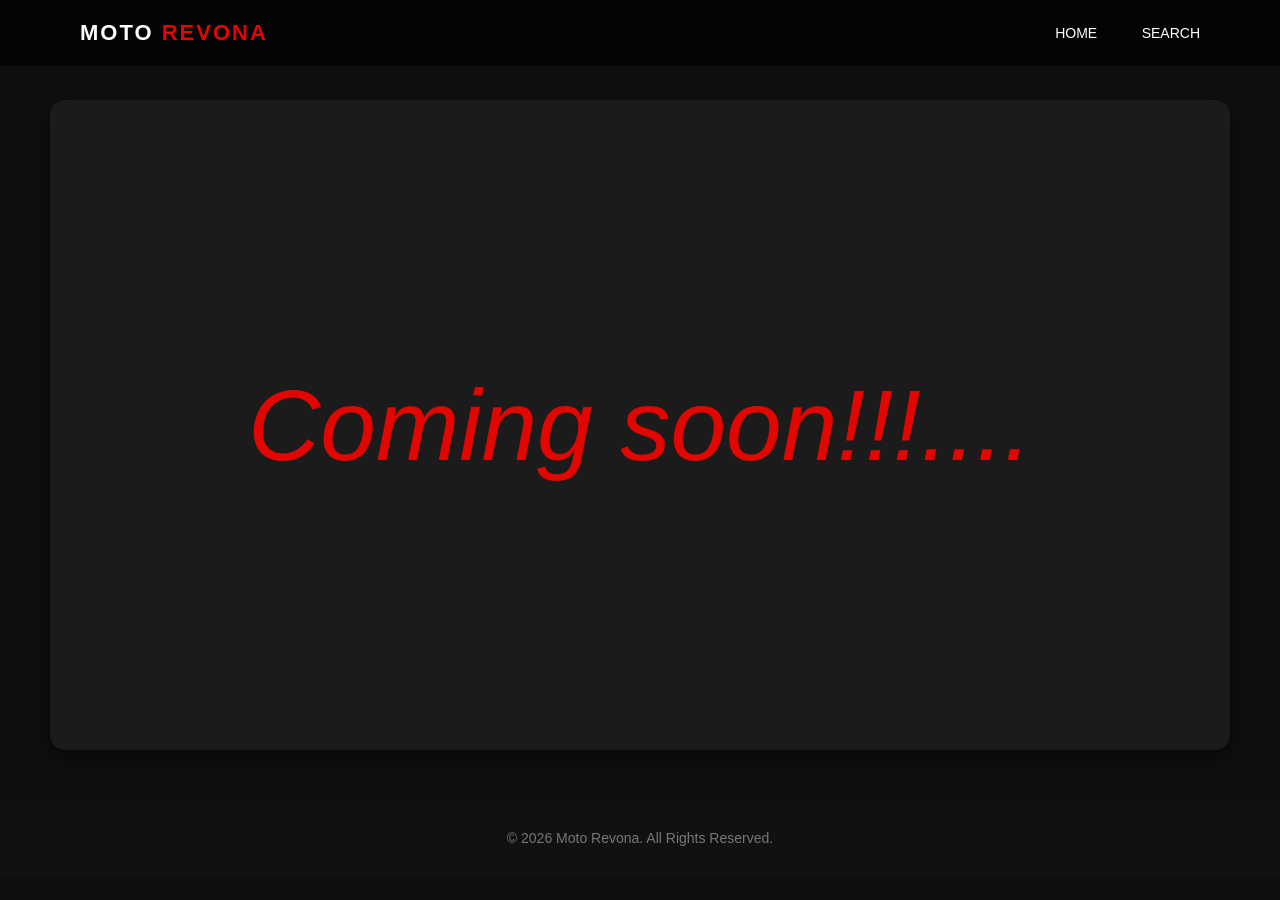
<file: services.html>
<!DOCTYPE html>
<html lang="en">
<head>
  <meta charset="UTF-8" />
  <meta name="viewport" content="width=device-width, initial-scale=1.0" />
  <title>Coming Soon</title>
  <style>
  *{
      margin:0;
      padding:0;
      box-sizing:border-box;
      font-family: 'Poppins', sans-serif;
    }

   body{
    background:#0f0f0f;
    color:white;
}

 header{
    position:fixed;
    width:100%;
    top:0;
    left:0;
    display:flex;
    justify-content:space-between;
    align-items:center;
    padding:20px 80px;
    background:rgba(0,0,0,0.7);
    backdrop-filter: blur(10px);
    z-index:1000;
}
.logo{
    font-size:22px;
    font-weight:700;
    letter-spacing:2px;
}

.logo span{
    color:#e10600;
}

nav a{
    color:white;
    text-decoration:none;
    margin-left:40px;
    font-size:14px;
    position:relative;
    transition:0.3s;
}

nav a::after{
    content:"";
    position:absolute;
    left:0;
    bottom:-5px;
    width:0%;
    height:2px;
    background:#e10600;
    transition:0.3s;
}

nav a:hover{
    color:#e10600;
}

nav a:hover::after{
    width:100%;
}
#container{
     background: rgba(255,255,255,0.05);
      border-radius: 15px;
      box-shadow: 0 8px 20px rgba(0,0,0,0.5);
    height: 650px;
    margin-top: 100px;
    margin-left: 50px;
    margin-right: 50px;
    margin-bottom: 50px;
    display: flex;
    justify-content: center;
    align-items: center;

}
p{
    font-size: 100px;
    color: #e10600;
    font-style: italic;
}

footer{
    background:#111;
    padding:30px;
    text-align:center;
    color:#777;
    font-size:14px;
    position: relative;

}

  </style>
  <body>
<header>
    <div class="logo">MOTO <span>REVONA</span></div>
    <nav>
        <a href="index.html">HOME</a>
        <a href="search.html">SEARCH</a>
    </nav>
</header>
<section>
   <div id="container">
<p>Coming soon!!!....</p>
   </div>
</section>
<footer>
    © 2026 Moto Revona. All Rights Reserved.
</footer>

  </body>
</head>
</file>
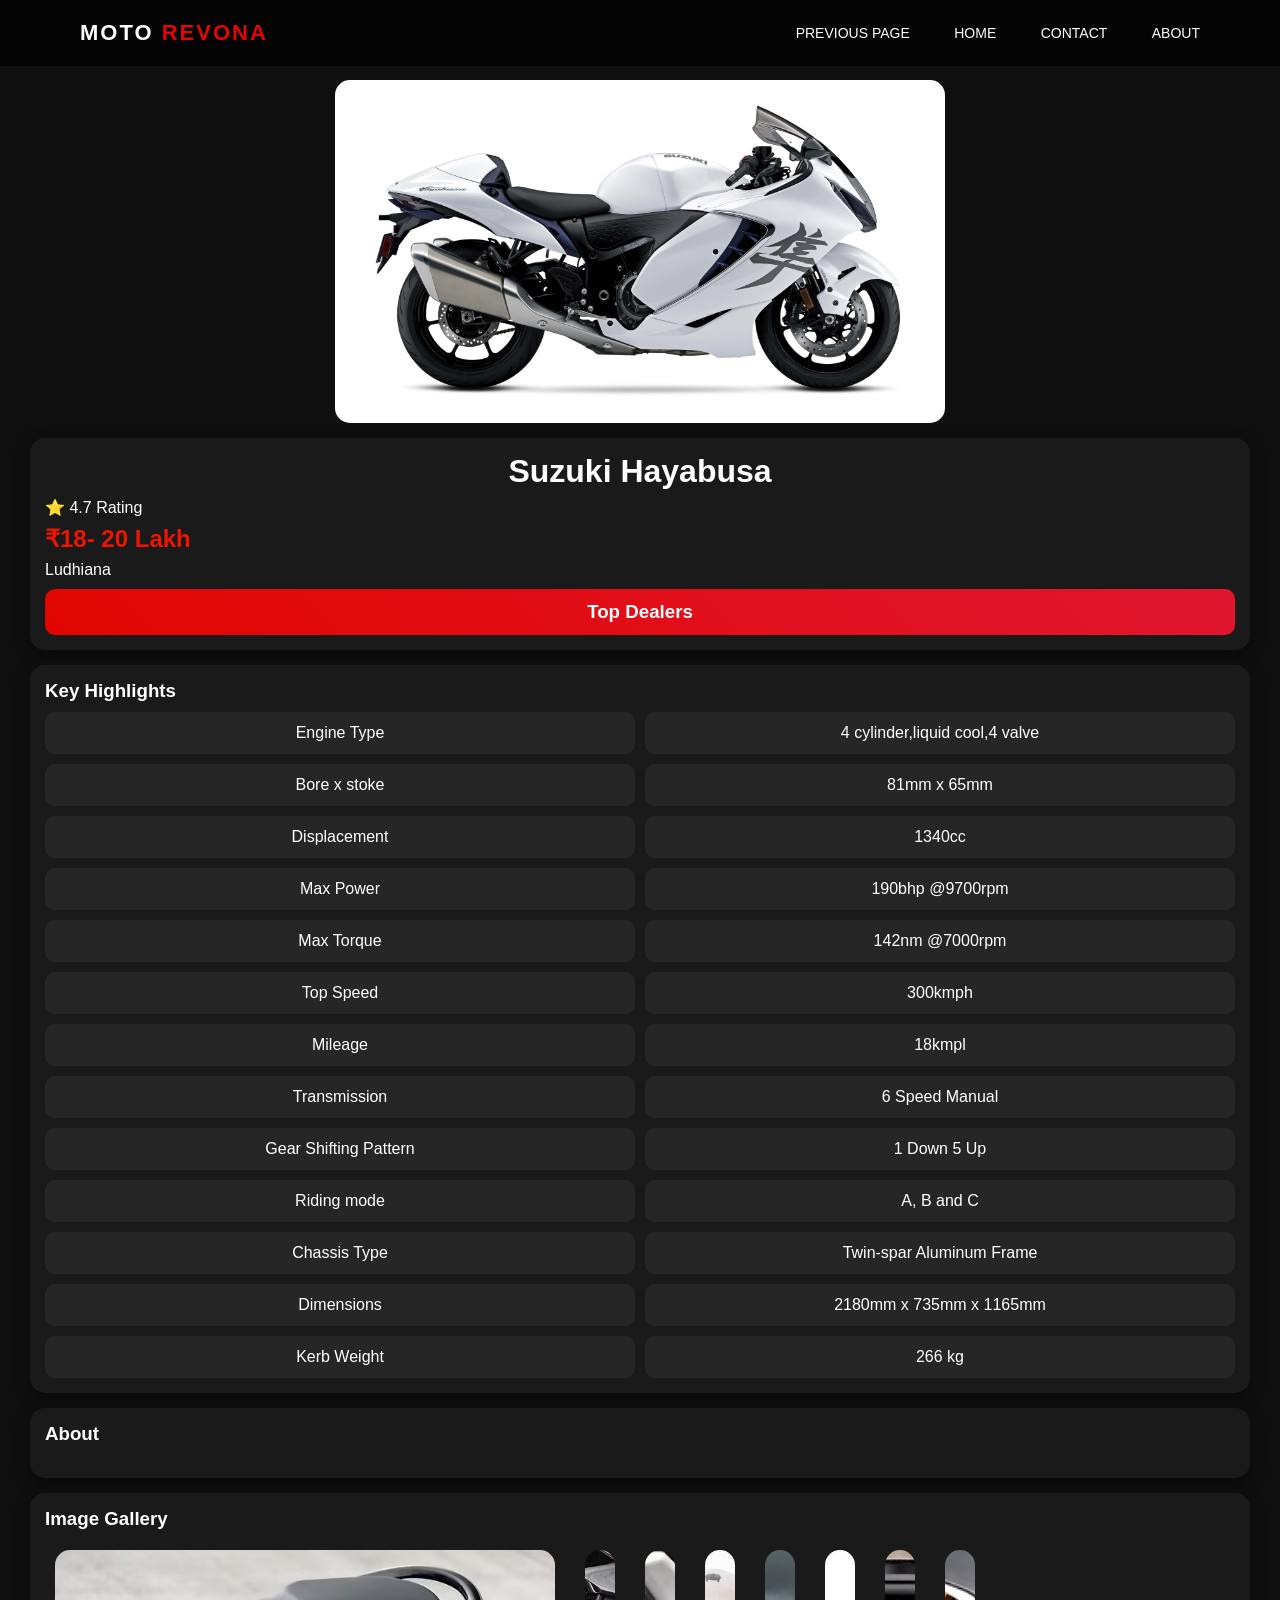
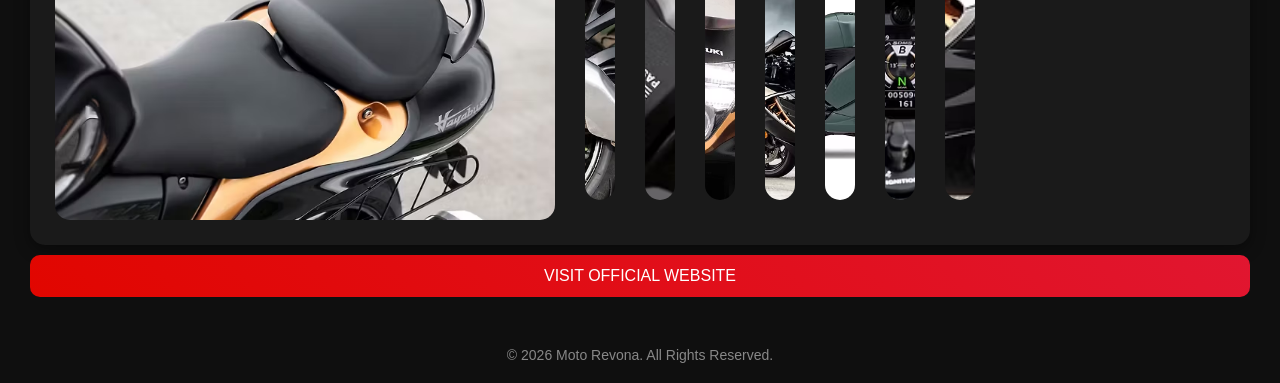
<file: SUZUKU.HTML>
<!DOCTYPE html>
<html lang="en">
<head>
<meta charset="UTF-8">
<meta name="viewport" content="width=device-width, initial-scale=1.0">
<title>suzuki hayabusa</title>
    <link rel="stylesheet" href="SUZUKU.CSS">
</head>
<body>

<header>
 <div class="logo">MOTO <span>REVONA</span></div>
    <nav>
       <a href="search.html">PREVIOUS PAGE</a>
        <a href="index.html">HOME</a>
        <a href="CONTACT.HTML">CONTACT</a>
         <a href="about.html">ABOUT</a>
    </nav>

</header>

<div class="container">

    <div id="phu">
  <img src="hayabusa logo.jpg" class="bike-img" width="100%">
   </div>

  <div class="card">
    <h1 class="name">Suzuki Hayabusa</h1>
    <p>⭐ 4.7 Rating</p>
    <p class="price">₹18- 20 Lakh</p>
    <p>Ludhiana</p>
     <button class="button"><a href="https://share.google/wagSy4EN67Y08nc3T" target="_blank">
  <h3>Top Dealers</h3>
</a></button>
  </div>

  <div class="card">
    <h3>Key Highlights</h3>
    <div class="features">
      <div class="feature-box">Engine Type</div>
      <div class="feature-box">4 cylinder,liquid cool,4 valve</div>
      <div class="feature-box">Bore x stoke</div>
      <div class="feature-box">81mm x 65mm</div>
      <div class="feature-box">Displacement</div>
      <div class="feature-box">1340cc</div>
      <div class="feature-box">Max Power</div>
      <div class="feature-box">190bhp @9700rpm</div>
      <div class="feature-box">Max Torque</div>
      <div class="feature-box">142nm @7000rpm</div>
      <div class="feature-box">Top Speed</div>
      <div class="feature-box">300kmph</div>
      <div class="feature-box">Mileage</div>
      <div class="feature-box">18kmpl</div>
      <div class="feature-box">Transmission</div>
      <div class="feature-box">6 Speed Manual</div>
      <div class="feature-box">Gear Shifting Pattern</div>
      <div class="feature-box">1 Down 5 Up</div>
      <div class="feature-box">Riding mode</div>
      <div class="feature-box">A, B and C</div>
      <div class="feature-box">Chassis Type</div>
      <div class="feature-box">Twin-spar Aluminum Frame</div>
      <div class="feature-box">Dimensions</div>
      <div class="feature-box">2180mm x 735mm x 1165mm</div>
      <div class="feature-box">Kerb Weight</div>
      <div class="feature-box">266 kg</div>
    </div>
  </div>
  <div class="card">
    <h3>About</h3>
    <pre>

</pre>
  </div>

  <div class="card">
    <h3>Image Gallery</h3>
    <div class="gallery">
      <input type="radio" name="slider" id="radio1" class="hidden" checked>
    <label for="radio1" class="box b1"></label>
     <input type="radio" name="slider" id="radio2" class="hidden" >
    <label for="radio2" class="box b2"></label>
     <input type="radio" name="slider" id="radio3" class="hidden">
    <label for="radio3" class="box b3"></label>
    <input type="radio" name="slider" id="radio4" class="hidden">
    <label for="radio4" class="box b4"></label>
     <input type="radio" name="slider" id="radio5" class="hidden" >
    <label for="radio5" class="box b5"></label>
     <input type="radio" name="slider" id="radio6" class="hidden">
    <label for="radio6" class="box b6"></label>
      <input type="radio" name="slider" id="radio7" class="hidden" >
    <label for="radio7" class="box b7"></label>
     <input type="radio" name="slider" id="radio8" class="hidden">
    <label for="radio8" class="box b8"></label>
    </div>
  </div>

  <button class="button"><a href="https://www.suzukimotorcycle.co.in/product-details/hayabusa">VISIT OFFICIAL WEBSITE</a></button>

</div>

<div class="footer">© 2026 Moto Revona. All Rights Reserved.</div>

</body>
</html>
</file>
<file: style1.css>
*{
    margin:0;
    padding:0;
    box-sizing:border-box;
    font-family:'Poppins', sans-serif;
}

body{
    background:#0f0f0f;
    color:white;
}

/* ===== NAVBAR ===== */
header{
    position:fixed;
    width:100%;
    top:0;
    left:0;
    display:flex;
    justify-content:space-between;
    align-items:center;
    padding:20px 80px;
    background:rgba(0,0,0,0.7);
    backdrop-filter: blur(10px);
    z-index:1000;
}

.logo{
    font-size:22px;
    font-weight:700;
    letter-spacing:2px;
}

.logo span{
    color:#e10600;
}

nav a{
    color:white;
    text-decoration:none;
    margin-left:40px;
    font-size:14px;
    position:relative;
    transition:0.3s;
}

nav a::after{
    content:"";
    position:absolute;
    left:0;
    bottom:-5px;
    width:0%;
    height:2px;
    background:#e10600;
    transition:0.3s;
}

nav a:hover{
    color:#e10600;
}

nav a:hover::after{
    width:100%;
}

/* ===== HERO SECTION ===== */
.hero{
    height:100vh;
    display:flex;
    align-items:center;
    justify-content:center;
    text-align:center;
    background:
    linear-gradient(rgba(0,0,0,0.7), rgba(0,0,0,0.7)),
    url("hd1.jpg")  center/cover no-repeat;
 }

.hero-content h1{
    font-size:60px;
    font-weight:700;
    letter-spacing:4px;
}

.hero-content p{
    margin:20px 0;
    font-weight:300;
    color:#ccc;
}

.btn{
    display:inline-block;
    padding:14px 40px;
    background:#e10600;
    color:white;
    text-decoration:none;
    border-radius:30px;
    transition:0.3s;
    font-weight:600;
}

.btn:hover{
    background:white;
    color:#e10600;
}

/* ===== FEATURE SECTION ===== */
.section{
    padding:100px 80px;
    text-align:center;
}

.section h2{
    font-size:36px;
    margin-bottom:60px;
}

.cards{
    display:flex;
    justify-content:center;
    gap:40px;
}

.card{
    background:#1a1a1a;
    padding:30px;
    border-radius:15px;
    width:300px;
    transition:0.4s;
}

.card:hover{
    transform:translateY(-10px);
    box-shadow:0 10px 30px rgba(225,6,0,0.3);
}

.card h3{
    margin-bottom:15px;
}

.card p{
    color:#bbb;
    font-size:14px;
}

footer{
    background:#111;
    padding:30px;
    text-align:center;
    color:#777;
    font-size:14px;
}
</file>
<file: 1300gs.css>
.box {
    width: 30px;
    height: 250px;
    background-color: white;
    margin: 10px;
    cursor: pointer;
    transition: width 0.3s ease-in, height 0.3s ease-in;
    border-radius: 15px;
    background-size: cover;
    background-position: center;
}

.hidden:checked+.box{
    width: 500px;
    height: 270px;
}

.hidden{
    display: none;
}
a{
    text-decoration: none;
    color: white;
}

.b1{
    background-image: url("gss1.avif");
}
.b2{
    background-image: url("gss2.avif");
}
.b3{ 
    background-image: url("gss3.avif");
}
.b4{
    background-image: url("gss4.avif");
}
.b5{
    background-image: url("gss5.avif");
}
.b6{ 
    background-image: url("gss6.avif");
}

*{
    margin:0;
    padding:0;
    box-sizing:border-box;
    font-family:'Poppins',sans-serif
}
body{
    background:#0f0f0f;color:#fff
}

header{
   position:fixed;
    width:100%;
    top:0;
    left:0;
    display:flex;
    justify-content:space-between;
    align-items:center;
    padding:20px 80px;
    background:rgba(0,0,0,0.7);
    backdrop-filter: blur(10px);
    z-index:1000;
}

.logo{
    font-size:22px;
    font-weight:700;
    letter-spacing:2px;
}

.logo span{
    color:#e10600;
}

nav a{
    color:white;
    text-decoration:none;
    margin-left:40px;
    font-size:14px;
    position:relative;
    transition:0.3s;
}

nav a::after{
    content:"";
    position:absolute;
    left:0;
    bottom:-5px;
    width:0%;
    height:2px;
    background:#e10600;
    transition:0.3s;
}

nav a:hover{
    color:#e10600;
}

nav a:hover::after{
    width:100%;
}

.container{
    padding-top: 80PX;
    padding-left: 30px;
    padding-right: 30px;
    padding-bottom: 30px;
}

.bike-img{width:40%; height: 40%; border-radius:15px;box-shadow:0 10px 20px rgba(0,0,0,0.5) center/cover no-repeat; }

#phu{
    display: flex;
    justify-content: center;
    width: 100%vw;
}

.tabs{
  display:flex;justify-content:space-around;
  margin-top:15px;border-bottom:1px solid #222;
}
.tabs div{
  padding:10px;cursor:pointer;color:#aaa
}
.tabs div.active{
  color:#00e676;border-bottom:2px solid #00e676
}

.card{
  background:#1a1a1a;padding:15px;margin-top:15px;
  border-radius:15px;box-shadow:0 5px 15px rgba(0,0,0,0.4)
}

.price{font-size:24px;color:rgba(255, 21, 0, 0.918);font-weight:600}

.button{
  display:block;width:100%;padding:12px;margin-top:10px;
  background:linear-gradient(45deg,#e10600,#e11630);
  color:white;border:none;border-radius:10px;
  font-size:16px;cursor:pointer;transition:0.3s
}
.button:hover{transform:scale(1.01)}

.features{
  display:grid;grid-template-columns:1fr 1fr;gap:10px;margin-top:10px
}
.feature-box{
  background:#262626;padding:12px;border-radius:10px;text-align:center;
  transition:0.3s
}
.feature-box:hover{background:#333}

.gallery{
  display:flex;overflow-x:auto;gap:10px;margin-top:10px
}
.gallery img{
  width:120px;border-radius:10px
}

.footer{text-align:center;padding:20px;color:#888;font-size:14px}

.card .name{
    text-align: center;
}

p{
    margin-top: 8px;
}
</file>
<file: gt.css>
.box {
    width: 30px;
    height: 250px;
    background-color: white;
    margin: 10px;
    cursor: pointer;
    transition: width 0.3s ease-in, height 0.3s ease-in;
    border-radius: 15px;
    background-size: cover;
    background-position: center;
}

.hidden:checked+.box{
    width: 500px;
    height: 270px;
}

.hidden{
    display: none;
}

a{
    text-decoration: none;
    color: white;
}
.b1{
    background-image: url("gt1.avif");
}
.b2{
    background-image: url("gt8.avif");
}
.b3{ 
    background-image: url("gt3.avif");
}
.b4{
    background-image: url("gt4.avif");
}
.b5{
    background-image: url("gt5.avif");
}
.b6{ 
    background-image: url("gt6.avif");
}
.b7{
    background-image: url("gt7.avif");
}
.b8{
    background-image: url("gt2.avif");
}

*{
    margin:0;
    padding:0;
    box-sizing:border-box;
    font-family:'Poppins',sans-serif
}
body{
    background:#0f0f0f;color:#fff
}

header{
   position:fixed;
    width:100%;
    top:0;
    left:0;
    display:flex;
    justify-content:space-between;
    align-items:center;
    padding:20px 80px;
    background:rgba(0,0,0,0.7);
    backdrop-filter: blur(10px);
    z-index:1000;
}

.logo{
    font-size:22px;
    font-weight:700;
    letter-spacing:2px;
}

.logo span{
    color:#e10600;
}

nav a{
    color:white;
    text-decoration:none;
    margin-left:40px;
    font-size:14px;
    position:relative;
    transition:0.3s;
}

nav a::after{
    content:"";
    position:absolute;
    left:0;
    bottom:-5px;
    width:0%;
    height:2px;
    background:#e10600;
    transition:0.3s;
}

nav a:hover{
    color:#e10600;
}

nav a:hover::after{
    width:100%;
}

.container{
    padding-top: 80PX;
    padding-left: 30px;
    padding-right: 30px;
    padding-bottom: 30px;
}

.bike-img{width:40%; height: 40%; border-radius:15px;box-shadow:0 10px 20px rgba(0,0,0,0.5) center/cover no-repeat; }

#phu{
    display: flex;
    justify-content: center;
    width: 100%vw;
}

.tabs{
  display:flex;justify-content:space-around;
  margin-top:15px;border-bottom:1px solid #222;
}
.tabs div{
  padding:10px;cursor:pointer;color:#aaa
}
.tabs div.active{
  color:#00e676;border-bottom:2px solid #00e676
}

.card{
  background:#1a1a1a;padding:15px;margin-top:15px;
  border-radius:15px;box-shadow:0 5px 15px rgba(0,0,0,0.4)
}

.price{font-size:24px;color:rgba(255, 21, 0, 0.918);font-weight:600}

.button{
  display:block;width:100%;padding:12px;margin-top:10px;
  background:linear-gradient(45deg,#e10600,#e11630);
  color:white;border:none;border-radius:10px;
  font-size:16px;cursor:pointer;transition:0.3s
}
.button:hover{transform:scale(1.01)}

.features{
  display:grid;grid-template-columns:1fr 1fr;gap:10px;margin-top:10px
}
.feature-box{
  background:#262626;padding:12px;border-radius:10px;text-align:center;
  transition:0.3s
}
.feature-box:hover{background:#333}

.gallery{
  display:flex;overflow-x:auto;gap:10px;margin-top:10px
}
.gallery img{
  width:120px;border-radius:10px
}

.footer{text-align:center;padding:20px;color:#888;font-size:14px}

/* .name{
    color: rgba(255,255,0,0.8);
} */

.card .name{
    text-align: center;
}

p{
    margin-top: 8px;
}
</file>
<file: KTM.css>
.box {
    width: 30px;
    height: 250px;
    background-color: white;
    margin: 10px;
    cursor: pointer;
    transition: width 0.3s ease-in, height 0.3s ease-in;
    border-radius: 15px;
    background-size: cover;
    background-position: center;
}

.hidden:checked+.box{
    width: 500px;
    height: 270px;
}

.hidden{
    display: none;
}
a{
    text-decoration: none;
    color: white;
}

.b1{
    background-image: url("duke1.avif");
}
.b2{
    background-image: url("duke2.avif");
}
.b3{ 
    background-image: url("duke3.avif");
}
.b4{
    background-image: url("duke4.avif");
}
.b5{
    background-image: url("duke5.avif");
}
.b6{ 
    background-image: url("duke6.avif");
}
*{
    margin:0;
    padding:0;
    box-sizing:border-box;
    font-family:'Poppins',sans-serif
}
body{
    background:#0f0f0f;color:#fff
}

header{
   position:fixed;
    width:100%;
    top:0;
    left:0;
    display:flex;
    justify-content:space-between;
    align-items:center;
    padding:20px 80px;
    background:rgba(0,0,0,0.7);
    backdrop-filter: blur(10px);
    z-index:1000;
}

.logo{
    font-size:22px;
    font-weight:700;
    letter-spacing:2px;
}

.logo span{
    color:#e10600;
}

nav a{
    color:white;
    text-decoration:none;
    margin-left:40px;
    font-size:14px;
    position:relative;
    transition:0.3s;
}

nav a::after{
    content:"";
    position:absolute;
    left:0;
    bottom:-5px;
    width:0%;
    height:2px;
    background:#e10600;
    transition:0.3s;
}

nav a:hover{
    color:#e10600;
}

nav a:hover::after{
    width:100%;
}

.container{
    padding-top: 80PX;
    padding-left: 30px;
    padding-right: 30px;
    padding-bottom: 30px;
}

.bike-img{width:25%; height: 25%; border-radius:15px;box-shadow:0 10px 20px rgba(0,0,0,0.5) center/cover no-repeat; }

#phu{
    display: flex;
    justify-content: center;
    width: 100%vw;
}

.tabs{
  display:flex;justify-content:space-around;
  margin-top:15px;border-bottom:1px solid #222;
}
.tabs div{
  padding:10px;cursor:pointer;color:#aaa
}
.tabs div.active{
  color:#00e676;border-bottom:2px solid #00e676
}

.card{
  background:#1a1a1a;padding:15px;margin-top:15px;
  border-radius:15px;box-shadow:0 5px 15px rgba(0,0,0,0.4)
}

.price{font-size:24px;color:rgba(255, 21, 0, 0.918);font-weight:600}

.button{
  display:block;width:100%;padding:12px;margin-top:10px;
  background:linear-gradient(45deg,#e10600,#e11630);
  color:white;border:none;border-radius:10px;
  font-size:16px;cursor:pointer;transition:0.3s
}
.button:hover{transform:scale(1.01)}

.features{
  display:grid;grid-template-columns:1fr 1fr;gap:10px;margin-top:10px
}
.feature-box{
  background:#262626;padding:12px;border-radius:10px;text-align:center;
  transition:0.3s
}
.feature-box:hover{background:#333}

.gallery{
  display:flex;overflow-x:auto;gap:10px;margin-top:10px
}
.gallery img{
  width:120px;border-radius:10px
}

.footer{text-align:center;padding:20px;color:#888;font-size:14px}

/* .name{
    color: rgba(255,255,0,0.8);
} */

.card .name{
    text-align: center;
}

p{
    margin-top: 8px;
}
</file>
<file: ns400.css>
.box {
    width: 30px;
    height: 250px;
    background-color: white;
    margin: 10px;
    cursor: pointer;
    transition: width 0.3s ease-in, height 0.3s ease-in;
    border-radius: 15px;
    background-size: cover;
    background-position: center;
}

.hidden:checked+.box{
    width: 500px;
    height: 270px;
}

.hidden{
    display: none;
}
a{
    text-decoration: none;
    color: white;
}

.b1{
    background-image: url("ns1.avif");
}
.b2{
    background-image: url("ns2.avif");
}
.b3{ 
    background-image: url("ns3.avif");
}
.b4{
    background-image: url("ns4.avif");
}
.b5{
    background-image: url("ns5.avif");
}
.b6{ 
    background-image: url("ns6.avif");
}
.b7{
    background-image: url("ns7.avif");
}
.b8{
    background-image: url("ns8.avif");
}
.b9{
    background-image: url("ns9.avif");
}
.b10{
    background-image: url("ns10.avif");
}

*{
    margin:0;
    padding:0;
    box-sizing:border-box;
    font-family:'Poppins',sans-serif
}
body{
    background:#0f0f0f;color:#fff
}

header{
   position:fixed;
    width:100%;
    top:0;
    left:0;
    display:flex;
    justify-content:space-between;
    align-items:center;
    padding:20px 80px;
    background:rgba(0,0,0,0.7);
    backdrop-filter: blur(10px);
    z-index:1000;
}

.logo{
    font-size:22px;
    font-weight:700;
    letter-spacing:2px;
}

.logo span{
    color:#e10600;
}

nav a{
    color:white;
    text-decoration:none;
    margin-left:40px;
    font-size:14px;
    position:relative;
    transition:0.3s;
}

nav a::after{
    content:"";
    position:absolute;
    left:0;
    bottom:-5px;
    width:0%;
    height:2px;
    background:#e10600;
    transition:0.3s;
}

nav a:hover{
    color:#e10600;
}

nav a:hover::after{
    width:100%;
}

.container{
    padding-top: 80PX;
    padding-left: 30px;
    padding-right: 30px;
    padding-bottom: 30px;
}

.bike-img{width:40%; height: 40%; border-radius:15px;box-shadow:0 10px 20px rgba(0,0,0,0.5) center/cover no-repeat; }

#phu{
    display: flex;
    justify-content: center;
    width: 100%vw;
}

.tabs{
  display:flex;justify-content:space-around;
  margin-top:15px;border-bottom:1px solid #222;
}
.tabs div{
  padding:10px;cursor:pointer;color:#aaa
}
.tabs div.active{
  color:#00e676;border-bottom:2px solid #00e676
}

.card{
  background:#1a1a1a;padding:15px;margin-top:15px;
  border-radius:15px;box-shadow:0 5px 15px rgba(0,0,0,0.4)
}

.price{font-size:24px;color:rgba(255, 21, 0, 0.918);font-weight:600}

.button{
  display:block;width:100%;padding:12px;margin-top:10px;
  background:linear-gradient(45deg,#e10600,#e11630);
  color:white;border:none;border-radius:10px;
  font-size:16px;cursor:pointer;transition:0.3s
}
.button:hover{transform:scale(1.01)}

.features{
  display:grid;grid-template-columns:1fr 1fr;gap:10px;margin-top:10px
}
.feature-box{
  background:#262626;padding:12px;border-radius:10px;text-align:center;
  transition:0.3s
}
.feature-box:hover{background:#333}

.gallery{
  display:flex;overflow-x:auto;gap:10px;margin-top:10px
}
.gallery img{
  width:120px;border-radius:10px
}

.footer{text-align:center;padding:20px;color:#888;font-size:14px}

/* .name{
    color: rgba(255,255,0,0.8);
} */

.card .name{
    text-align: center;
}

p{
    margin-top: 8px;
}
</file>
<file: s1000.css>
.box {
    width: 30px;
    height: 250px;
    background-color: white;
    margin: 10px;
    cursor: pointer;
    transition: width 0.3s ease-in, height 0.3s ease-in;
    border-radius: 15px;
    background-size: cover;
    background-position: center;
}

.hidden:checked+.box{
    width: 500px;
    height: 270px;
}

.hidden{
    display: none;
}

.b1{
    background-image: url("s100000.avif");
}
.b2{
    background-image: url("s1000.avif");
}
.b3{ 
    background-image: url("s3.avif");
}
.b4{
    background-image: url("s4.avif");
}
.b5{
    background-image: url("s5.avif");
}
.b6{ 
    background-image: url("s1.avif");
}
.b7{
    background-image: url("s2.avif");
}
*{
    margin:0;
    padding:0;
    box-sizing:border-box;
    font-family:'Poppins',sans-serif
}
a{
    text-decoration: none;
    color: white;
}
body{
    background:#0f0f0f;color:#fff
}

header{
   position:fixed;
    width:100%;
    top:0;
    left:0;
    display:flex;
    justify-content:space-between;
    align-items:center;
    padding:20px 80px;
    background:rgba(0,0,0,0.7);
    backdrop-filter: blur(10px);
    z-index:1000;
}

.logo{
    font-size:22px;
    font-weight:700;
    letter-spacing:2px;
}

.logo span{
    color:#e10600;
}

nav a{
    color:white;
    text-decoration:none;
    margin-left:40px;
    font-size:14px;
    position:relative;
    transition:0.3s;
}

nav a::after{
    content:"";
    position:absolute;
    left:0;
    bottom:-5px;
    width:0%;
    height:2px;
    background:#e10600;
    transition:0.3s;
}

nav a:hover{
    color:#e10600;
}

nav a:hover::after{
    width:100%;
}

.container{
    padding-top: 80PX;
    padding-left: 30px;
    padding-right: 30px;
    padding-bottom: 30px;
}

.bike-img{width:50%; height: 50%; border-radius:15px;box-shadow:0 10px 20px rgba(0,0,0,0.5) center/cover no-repeat; }

#phu{
    display: flex;
    justify-content: center;
    width: 100%vw;
}

.tabs{
  display:flex;justify-content:space-around;
  margin-top:15px;border-bottom:1px solid #222;
}
.tabs div{
  padding:10px;cursor:pointer;color:#aaa
}
.tabs div.active{
  color:#00e676;border-bottom:2px solid #00e676
}

.card{
  background:#1a1a1a;padding:15px;margin-top:15px;
  border-radius:15px;box-shadow:0 5px 15px rgba(0,0,0,0.4)
}

.price{font-size:24px;color:rgba(255, 21, 0, 0.918);font-weight:600}

.button{
  display:block;width:100%;padding:12px;margin-top:10px;
  background:linear-gradient(45deg,#e10600,#e11630);
  color:white;border:none;border-radius:10px;
  font-size:16px;cursor:pointer;transition:0.3s
}
.button:hover{transform:scale(1.01)}

.features{
  display:grid;grid-template-columns:1fr 1fr;gap:10px;margin-top:10px
}
.feature-box{
  background:#262626;padding:12px;border-radius:10px;text-align:center;
  transition:0.3s
}
.feature-box:hover{background:#333}

.gallery{
  display:flex;overflow-x:auto;gap:10px;margin-top:10px
}
.gallery img{
  width:120px;border-radius:10px
}

.footer{text-align:center;padding:20px;color:#888;font-size:14px}

/* .name{
    color: rgba(255,255,0,0.8);
} */

.card .name{
    text-align: center;
}

p{
    margin-top: 8px;
}
</file>
<file: search.css>
* { margin:0; padding:0; box-sizing:border-box;
    font-family:'Poppins', sans-serif; }

    body{
    background:#0f0f0f;
    color:white;
}

        header{
    position:fixed;
    width:100%;
    top:0;
    left:0;
    display:flex;
    justify-content:space-between;
    align-items:center;
    padding:20px 80px;
    background:rgba(0,0,0,0.7);
    backdrop-filter: blur(10px);
    z-index:1000;
}

    .logo{
    font-size:22px;
    font-weight:700;
    letter-spacing:2px;
}

.logo span{
    color:#e10600;
}

nav a{
    color:white;
    text-decoration:none;
    margin-left:40px;
    font-size:14px;
    position:relative;
    transition:0.3s;
}

nav a::after{
    content:"";
    position:absolute;
    left:0;
    bottom:-5px;
    width:0%;
    height:2px;
    background:#e10600;
    transition:0.3s;
}

nav a:hover{
    color:#e10600;
}

nav a:hover::after{
    width:100%;
}


    header h1 { font-weight:600; letter-spacing:1px; }

    .container {
      display: grid;
      grid-template-columns: repeat(auto-fill, minmax(260px, 1fr));
      gap: 50px;
      padding-top: 90px;
      padding-left: 30px;
      padding-right: 30px;
      padding-bottom: 30px;
    }

    .bike-card {
        display: block;
      background: rgba(255,255,255,0.95); 
      border-radius: 20px;
      overflow: hidden;
      box-shadow: 0 10px 25px rgba(0,0,0,0.2);
      transition: all 0.3s ease;
      position: relative;
    }
    

    .bike-card:hover {
      transform: translateY(-10px) scale(1.03);
      box-shadow: 0 15px 35px rgba(0,0,0,0.3);
    }

    .bike-card img {
      width: 100%;
      height: 180px;
      object-fit: cover;
    }
    
    .bike-card:hover{
    transform:translateY(-10px);
    box-shadow:0 10px 30px rgba(225,6,0,0.3);
}
    .bike-info {
      padding: 15px;
    }

    .bike-info h3 {
      margin-bottom: 8px;
      color: #222;
    }

    .tag {
      position: absolute;
      top: 10px;
      left: 10px;
      background: #ff4757;
      color: white;
      padding: 5px 10px;
      font-size: 12px;
      border-radius: 10px;
    }

    footer {
      text-align: center;
      padding: 15px;
      color: white;
      background: rgba(0,0,0,0.6);
      margin-top: 20px;
    }
    
    input{
        
  width: 500px;
  height: 30px;
  border-radius: 6px 0px 0px 6px;
  border: none;
  padding-left: 10px;
  outline: none;
}
    

    form input[type="submit"]
{
width: 60px;
height: 30px;
background-color: #e10600;
color: white;
border:none;
border-radius: 0px 6px 6px 0px;
}
    
.hide {
  display: none !important;
}
form
{
  margin-left: 25px;
}

a{
  text-decoration: none;
}
</file>
<file: SUZUKU.CSS>
.box {
    width: 30px;
    height: 250px;
    background-color: white;
    margin: 10px;
    cursor: pointer;
    transition: width 0.3s ease-in, height 0.3s ease-in;
    border-radius: 15px;
    background-size: cover;
    background-position: center;
}

.hidden:checked+.box{
    width: 500px;
    height: 270px;
}

.hidden{
    display: none;
}

.b1{
    background-image: url("h1.avif");
}
.b2{
    background-image: url("h2.avif");
}
.b3{ 
    background-image: url("h3.avif");
}
.b4{
    background-image: url("h4.avif");
}
.b5{
    background-image: url("h5.avif");
}
.b6{ 
    background-image: url("h6.avif");
}
.b7{
    background-image: url("h7.avif");
}
.b8{ 
    background-image: url("h8.avif");
}
*{
    margin:0;
    padding:0;
    box-sizing:border-box;
    font-family:'Poppins',sans-serif
}
body{
    background:#0f0f0f;color:#fff
}

header{
   position:fixed;
    width:100%;
    top:0;
    left:0;
    display:flex;
    justify-content:space-between;
    align-items:center;
    padding:20px 80px;
    background:rgba(0,0,0,0.7);
    backdrop-filter: blur(10px);
    z-index:1000;
}

.logo{
    font-size:22px;
    font-weight:700;
    letter-spacing:2px;
}

.logo span{
    color:#e10600;
}

nav a{
    color:white;
    text-decoration:none;
    margin-left:40px;
    font-size:14px;
    position:relative;
    transition:0.3s;
}

nav a::after{
    content:"";
    position:absolute;
    left:0;
    bottom:-5px;
    width:0%;
    height:2px;
    background:#e10600;
    transition:0.3s;
}

nav a:hover{
    color:#e10600;
}

nav a:hover::after{
    width:100%;
}

.container{
    padding-top: 80PX;
    padding-left: 30px;
    padding-right: 30px;
    padding-bottom: 30px;
}

.bike-img{width:50%; height: 50%; border-radius:15px;box-shadow:0 10px 20px rgba(0,0,0,0.5) center/cover no-repeat; }

#phu{
    display: flex;
    justify-content: center;
    width: 100%vw;
}

.tabs{
  display:flex;justify-content:space-around;
  margin-top:15px;border-bottom:1px solid #222;
}
.tabs div{
  padding:10px;cursor:pointer;color:#aaa
}
.tabs div.active{
  color:#00e676;border-bottom:2px solid #00e676
}

.card{
  background:#1a1a1a;padding:15px;margin-top:15px;
  border-radius:15px;box-shadow:0 5px 15px rgba(0,0,0,0.4)
}

.price{font-size:24px;color:rgba(255, 21, 0, 0.918);font-weight:600}

.button{
  display:block;width:100%;padding:12px;margin-top:10px;
  background:linear-gradient(45deg,#e10600,#e11630);
  color:white;border:none;border-radius:10px;
  font-size:16px;cursor:pointer;transition:0.3s
}
.button:hover{transform:scale(1.01)}

.features{
  display:grid;grid-template-columns:1fr 1fr;gap:10px;margin-top:10px
}
.feature-box{
  background:#262626;padding:12px;border-radius:10px;text-align:center;
  transition:0.3s
}
.feature-box:hover{background:#333}

.gallery{
  display:flex;overflow-x:auto;gap:10px;margin-top:10px
}
.gallery img{
  width:120px;border-radius:10px
}

.footer{text-align:center;padding:20px;color:#888;font-size:14px}

/* .name{
    color: rgba(255,255,0,0.8);
} */

.card .name{
    text-align: center;
}

p{
    margin-top: 8px;
}
a{
    text-decoration: none;
    color: white;
}
</file>
